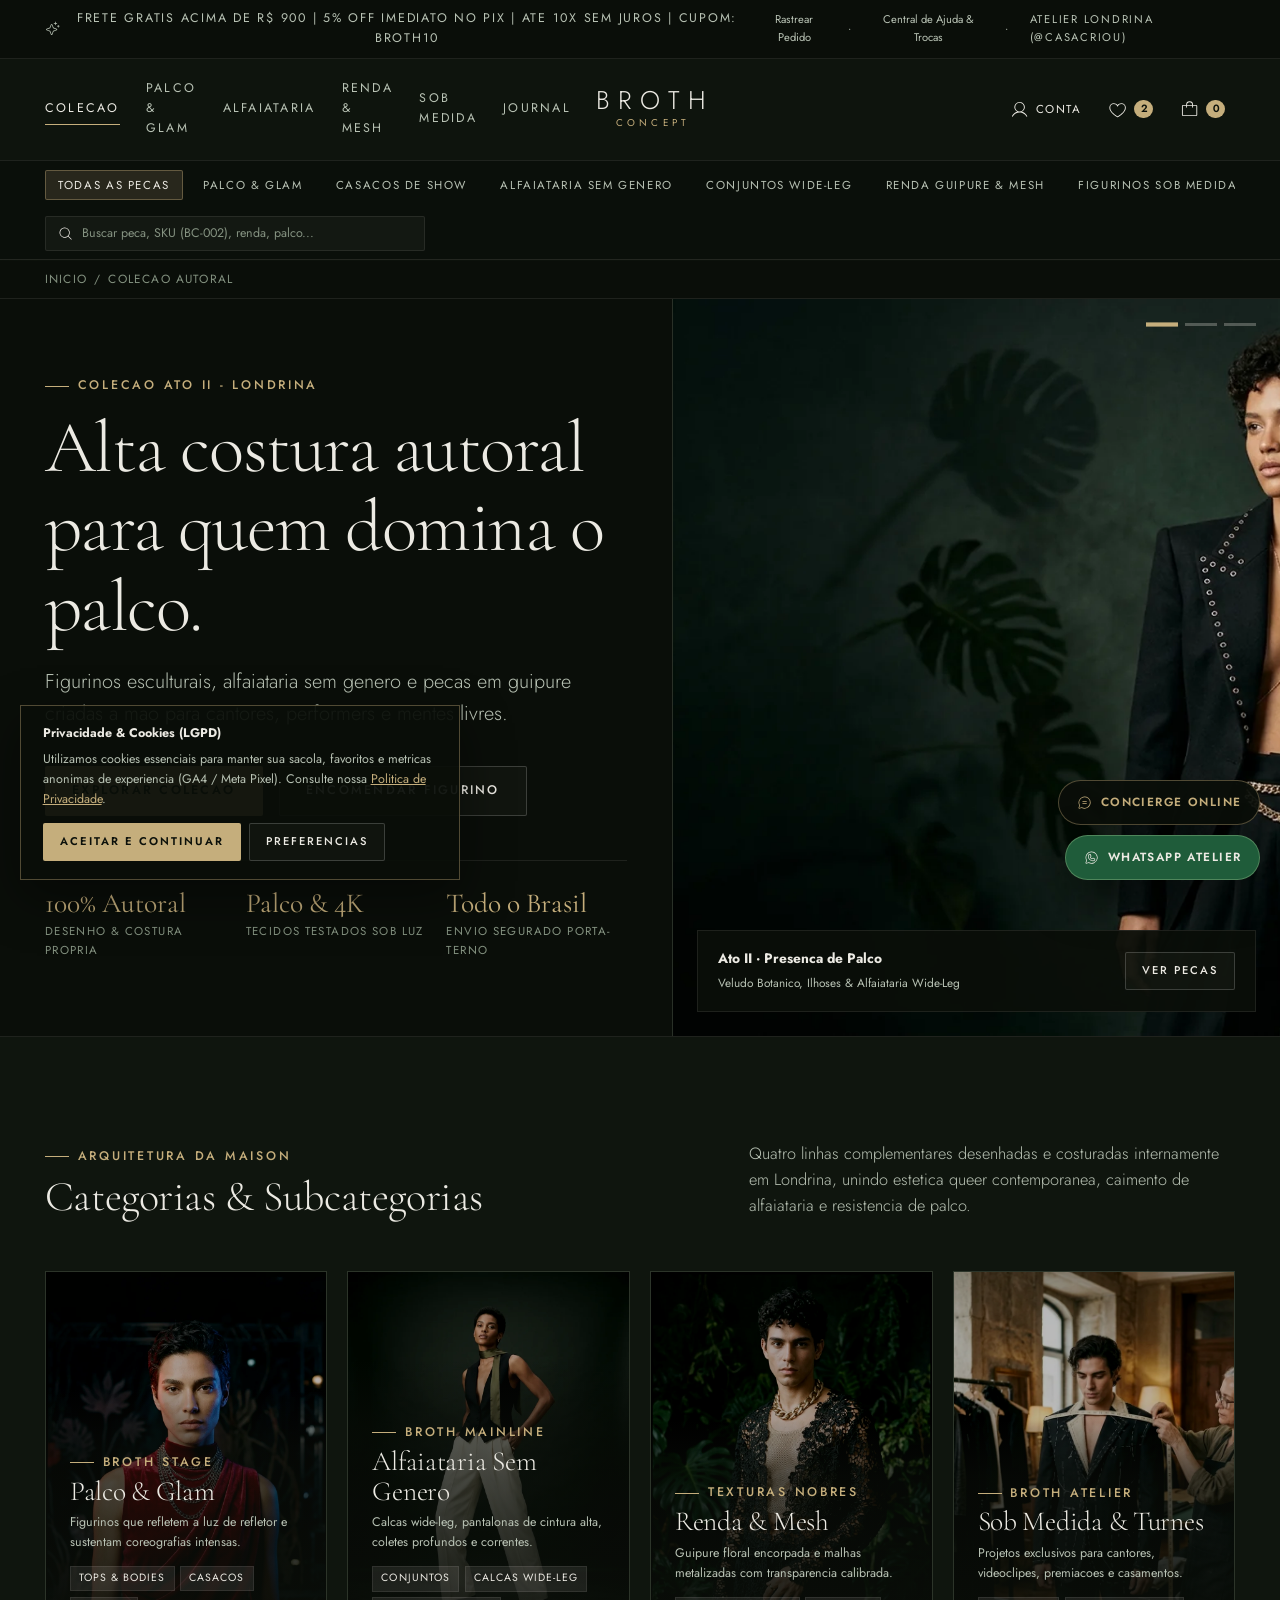
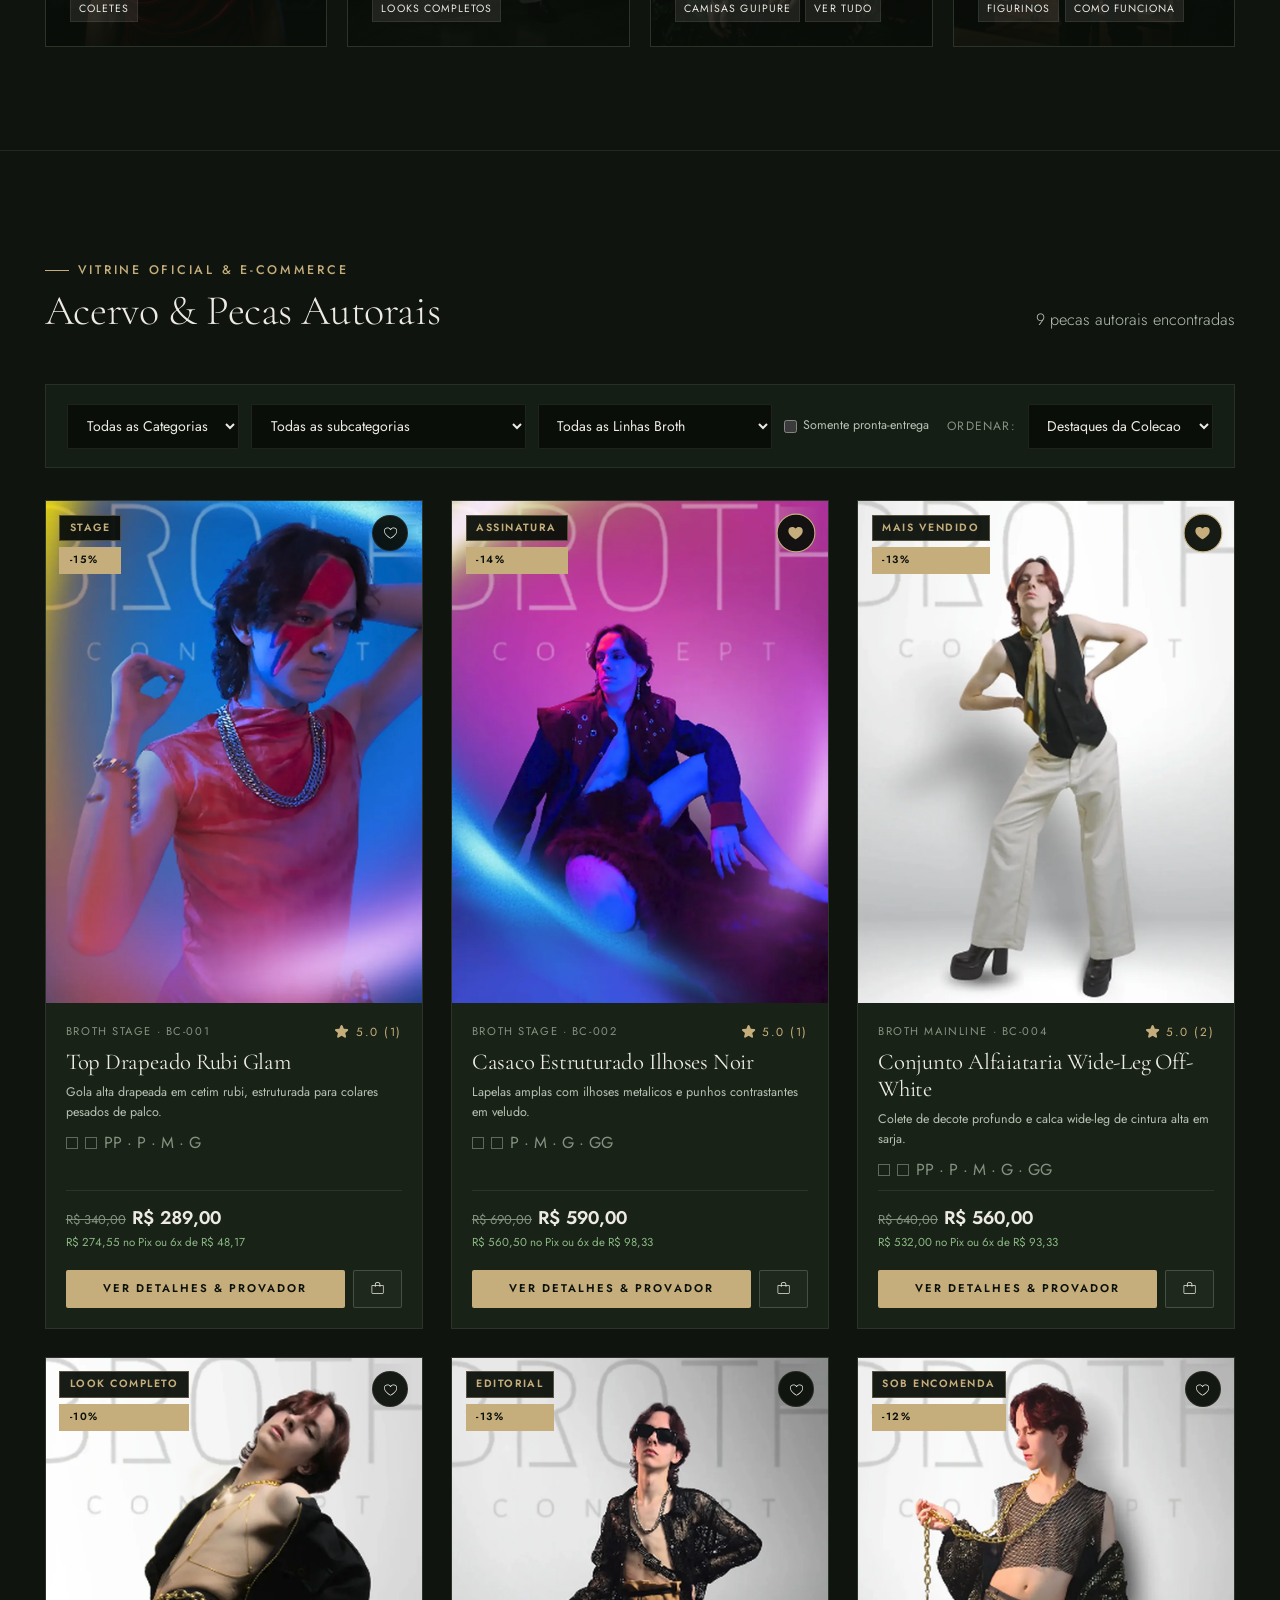
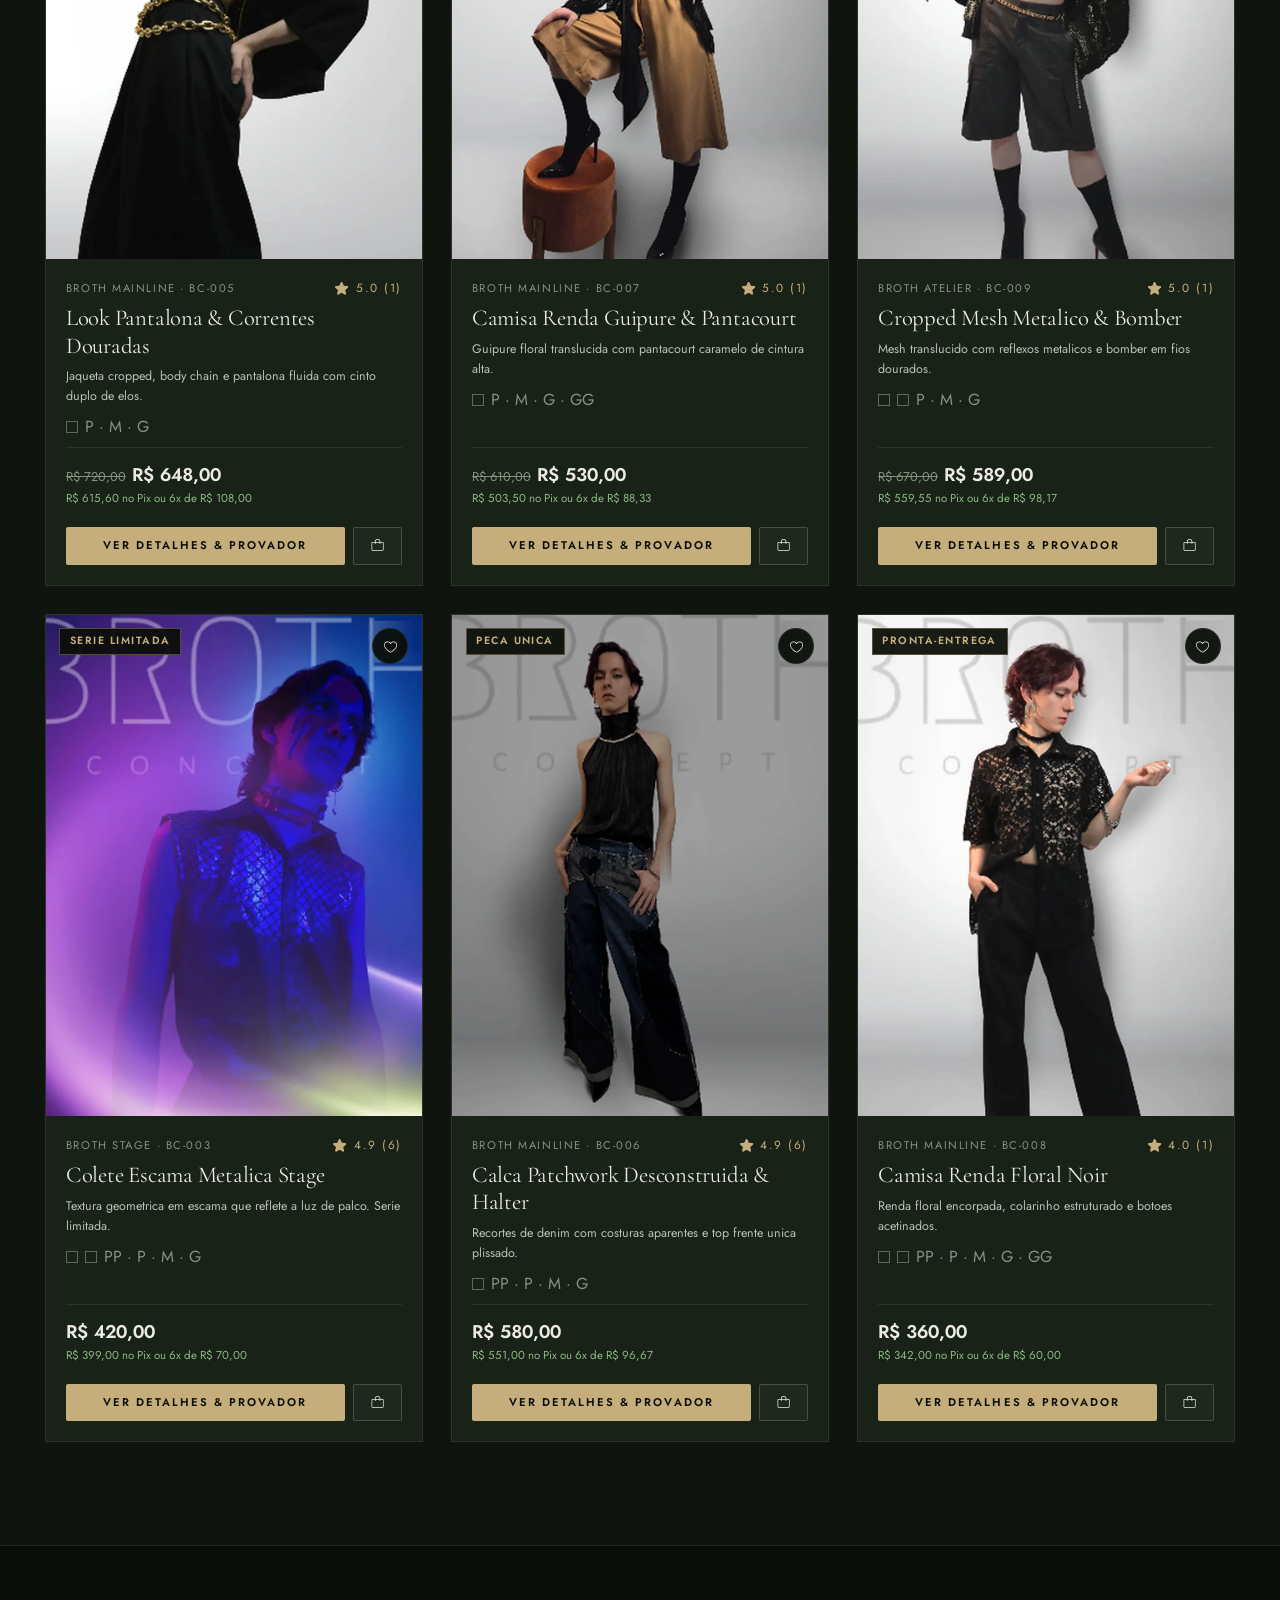
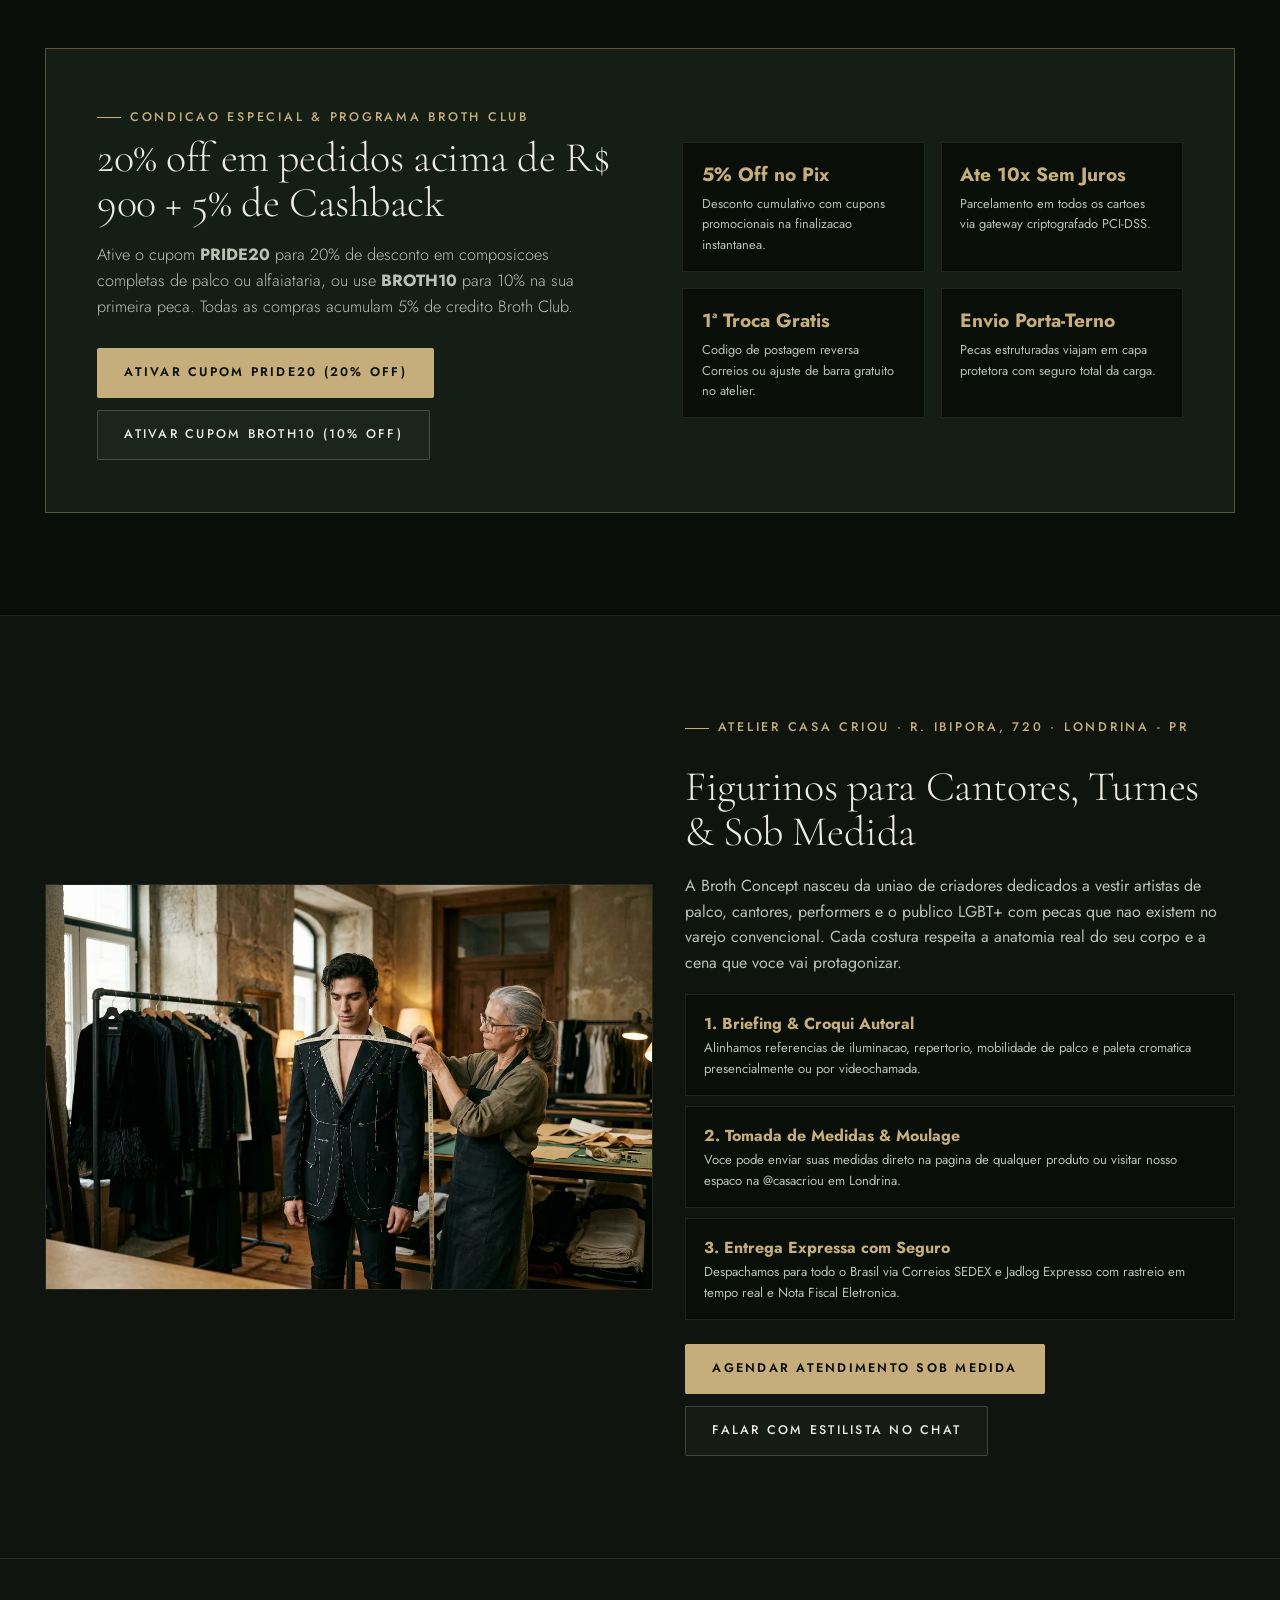
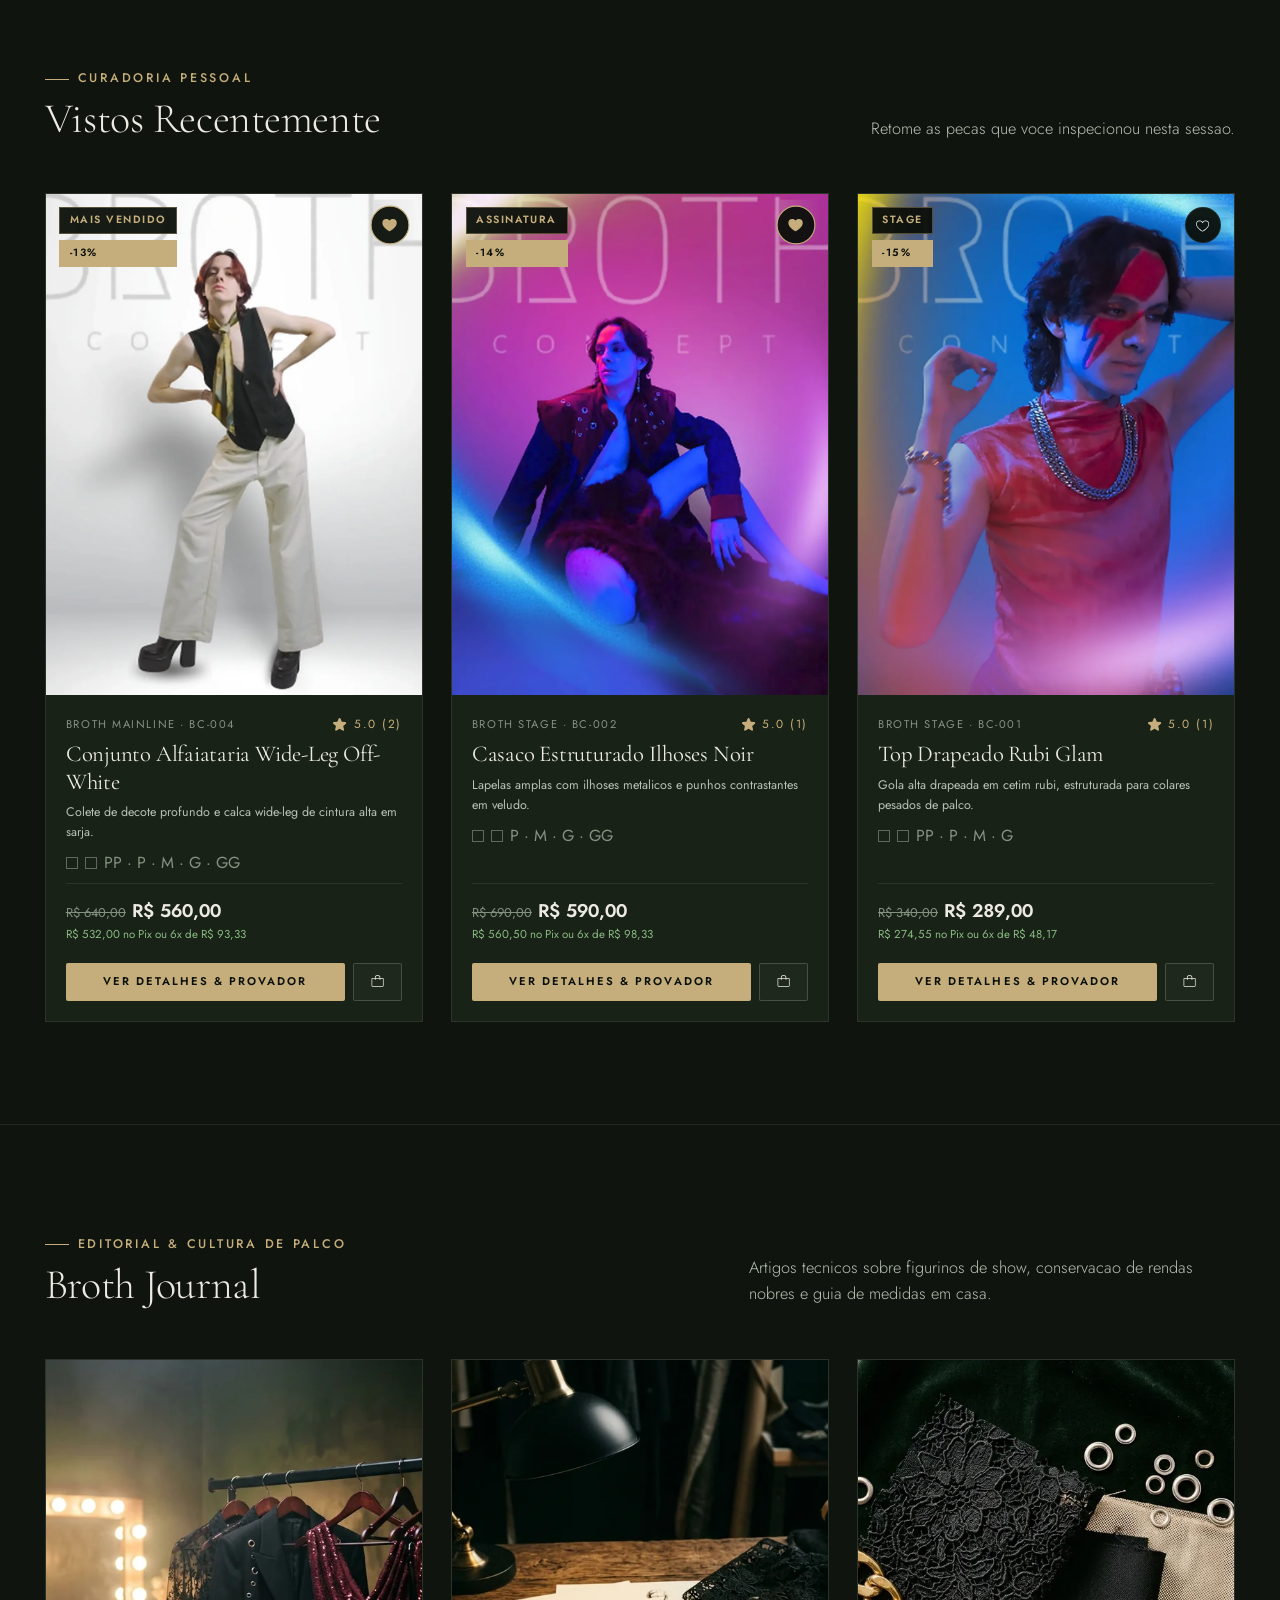
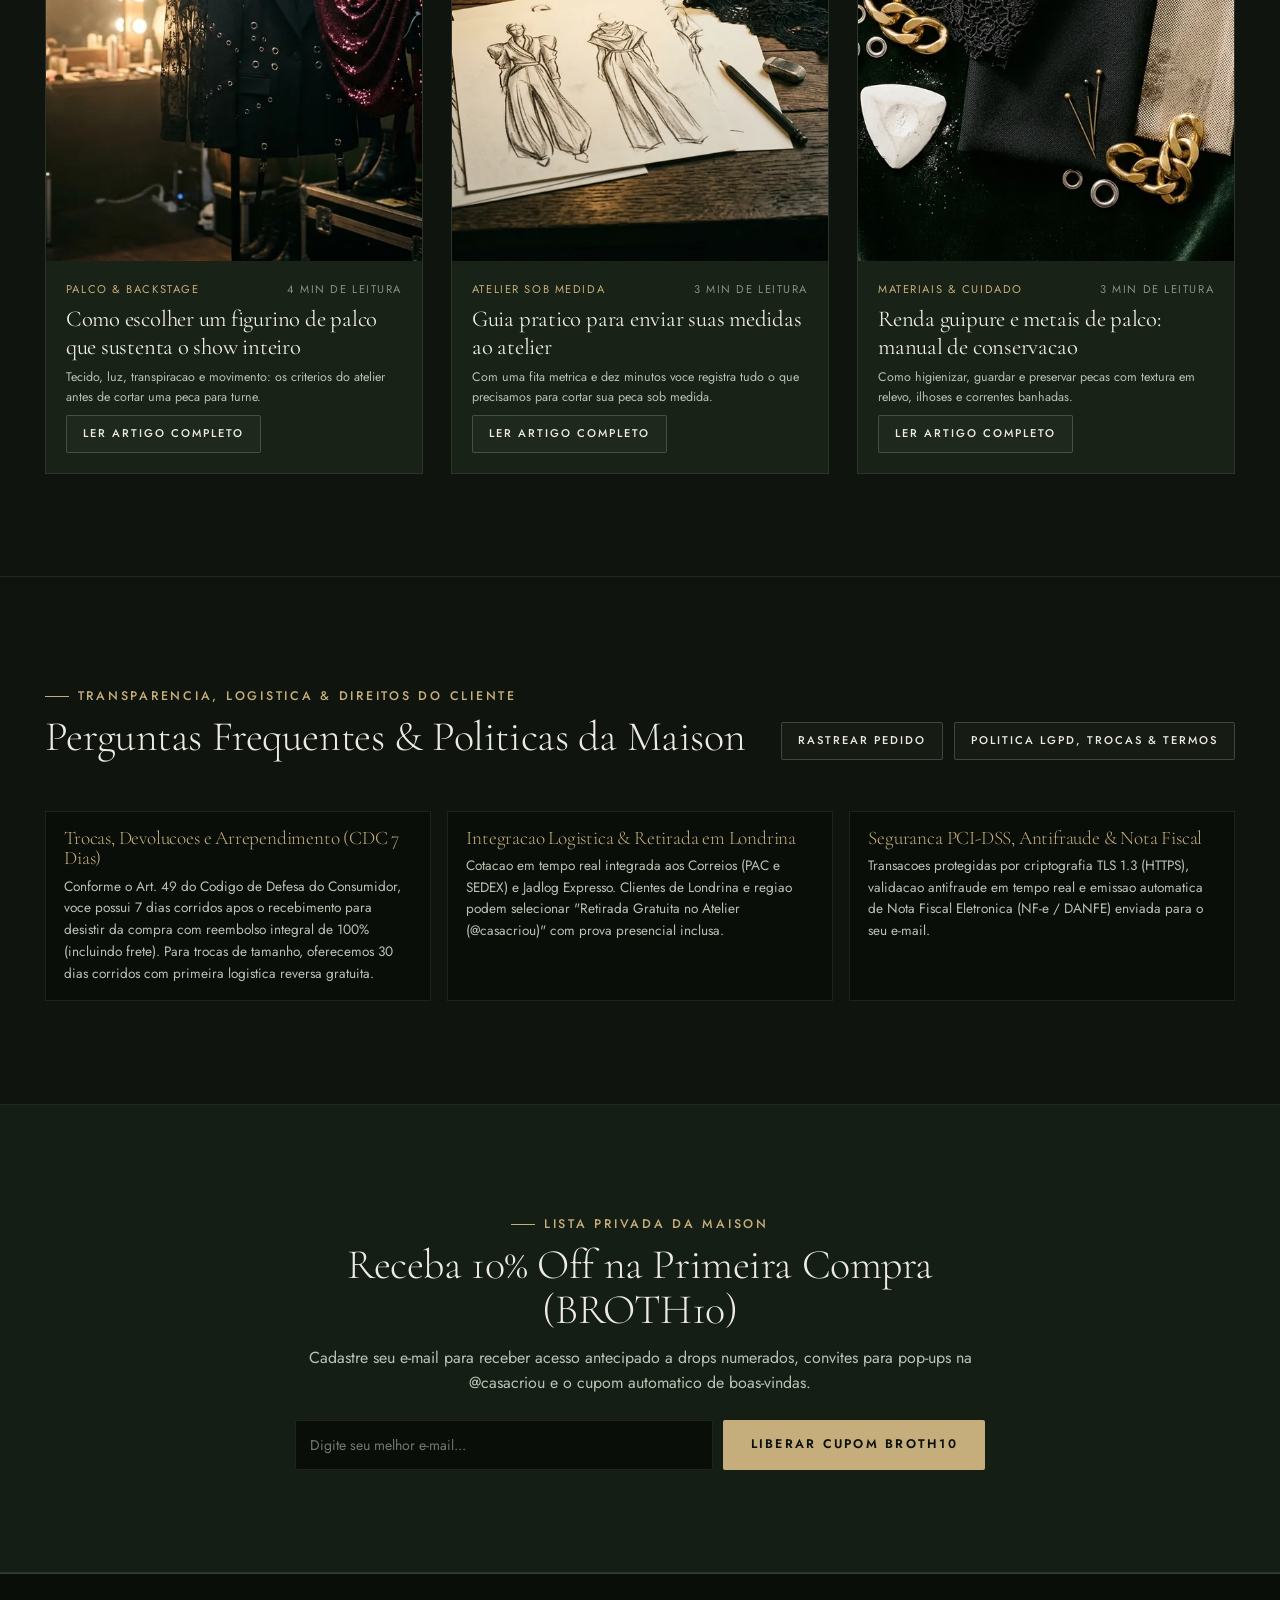
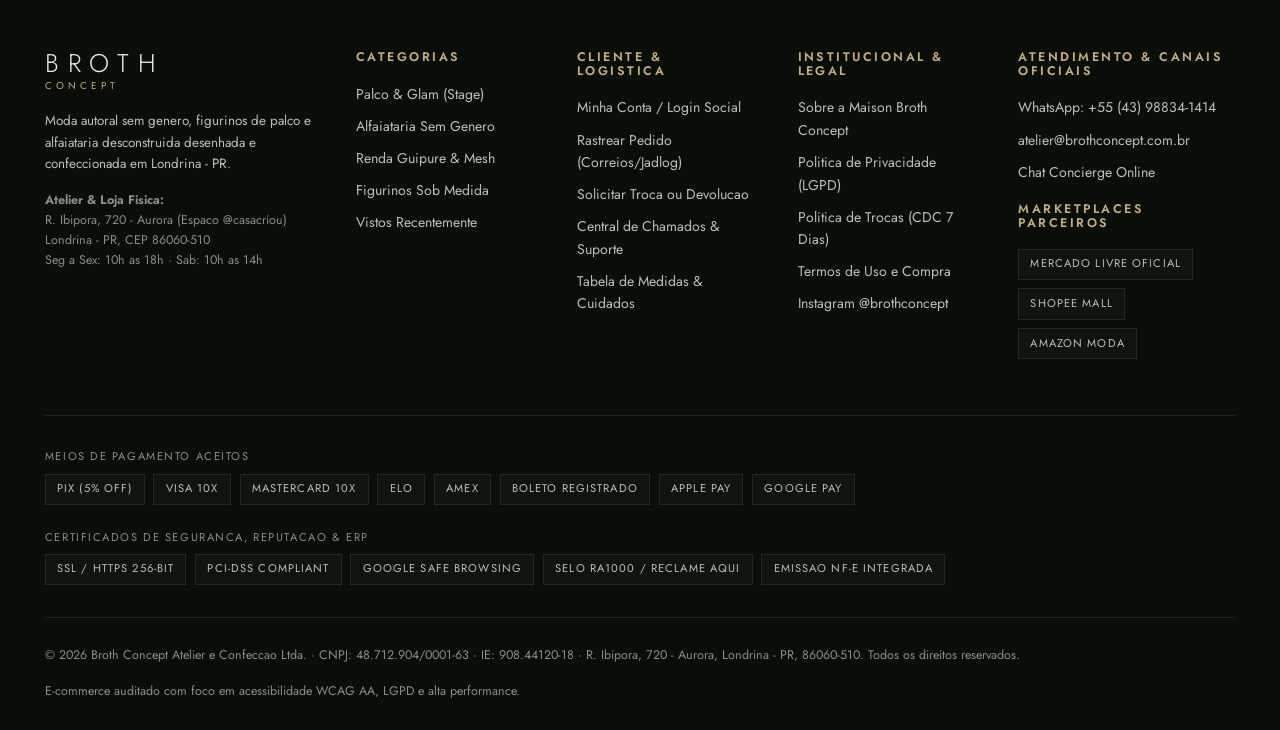
<file: index.html>
<!DOCTYPE html>
<html lang="pt-BR">
<head>
  <meta charset="utf-8">
  <meta name="viewport" content="width=device-width, initial-scale=1">
  <title>Broth Concept | Alta Costura Autoral, Palco e Alfaiataria</title>
  <meta name="description" content="Maison autoral em Londrina. Figurinos de palco para cantores, alfaiataria sem genero e renda guipure sob medida com envio segurado para todo o Brasil.">
  <meta name="robots" content="index, follow">
  <meta name="theme-color" content="#0F150E">
  <link rel="canonical" href="https://brothconcept.com.br/">

  <!-- Favicons & App Manifest -->
  <link rel="icon" href="/favicon.ico" sizes="any">
  <link rel="icon" href="/favicon.svg" type="image/svg+xml">
  <link rel="apple-touch-icon" href="/apple-touch-icon.png">
  <link rel="manifest" href="/site.webmanifest">

  <!-- Preload Critical Fonts & LCP Hero Image -->
  <link rel="preload" href="/assets/fonts/cormorant-300.woff2" as="font" type="font/woff2" crossorigin>
  <link rel="preload" href="/assets/fonts/jost-var.woff2" as="font" type="font/woff2" crossorigin>
  <link rel="preload" href="/assets/img/campanha/hero-01.webp" as="image" type="image/webp" fetchpriority="high">

  <!-- Open Graph / Twitter -->
  <meta property="og:type" content="website">
  <meta property="og:site_name" content="Broth Concept">
  <meta property="og:locale" content="pt_BR">
  <meta property="og:title" content="Broth Concept | Alta Costura Autoral, Palco e Alfaiataria">
  <meta property="og:description" content="Maison autoral em Londrina. Figurinos de palco para cantores, alfaiataria sem genero e renda guipure sob medida com envio segurado para todo o Brasil.">
  <meta property="og:url" content="https://brothconcept.com.br/">
  <meta property="og:image" content="https://brothconcept.com.br/og-image.jpg">
  <meta property="og:image:width" content="1200">
  <meta property="og:image:height" content="630">
  <meta name="twitter:card" content="summary_large_image">
  <meta name="twitter:title" content="Broth Concept | Alta Costura Autoral, Palco e Alfaiataria">
  <meta name="twitter:description" content="Maison autoral em Londrina. Figurinos de palco para cantores, alfaiataria sem genero e renda guipure sob medida com envio segurado para todo o Brasil.">
  <meta name="twitter:image" content="https://brothconcept.com.br/og-image.jpg">

  <!-- Stylesheets -->
  <link rel="stylesheet" href="/assets/css/tokens.css">
  <link rel="stylesheet" href="/assets/css/base.css">
  <link rel="stylesheet" href="/assets/css/layout.css">
  <link rel="stylesheet" href="/assets/css/components.css">

  <!-- Schema.org Structured Data (ClothingStore, WebSite, Product ItemList, FAQPage) -->
  <script type="application/ld+json">
  {
    "@context": "https://schema.org",
    "@graph": [
      {
        "@type": "ClothingStore",
        "@id": "https://brothconcept.com.br/#store",
        "name": "Broth Concept",
        "alternateName": "Moda by Creative BROTHers",
        "url": "https://brothconcept.com.br/",
        "image": "https://brothconcept.com.br/og-image.jpg",
        "telephone": "+55-43-98834-1414",
        "email": "atelier@brothconcept.com.br",
        "priceRange": "R$ 289 - R$ 1.200",
        "currenciesAccepted": "BRL",
        "paymentAccepted": "Pix, Cartao de Credito, Boleto Bancario, Apple Pay, Google Pay",
        "address": {
          "@type": "PostalAddress",
          "streetAddress": "R. Ibipora, 720 - Aurora",
          "addressLocality": "Londrina",
          "addressRegion": "PR",
          "postalCode": "86060-510",
          "addressCountry": "BR"
        },
        "sameAs": [
          "https://www.instagram.com/brothconcept/"
        ]
      },
      {
        "@type": "WebSite",
        "@id": "https://brothconcept.com.br/#website",
        "url": "https://brothconcept.com.br/",
        "name": "Broth Concept",
        "publisher": { "@id": "https://brothconcept.com.br/#store" }
      },
      {
        "@type": "ItemList",
        "name": "Colecao Autoral Broth Concept",
        "itemListElement": [
          {
            "@type": "ListItem",
            "position": 1,
            "item": {
              "@type": "Product",
              "sku": "BC-001",
              "name": "Top Drapeado Rubi Glam",
              "image": "https://brothconcept.com.br/assets/img/produtos/bc-001-1.webp",
              "brand": { "@type": "Brand", "name": "Broth Concept" },
              "offers": {
                "@type": "Offer",
                "priceCurrency": "BRL",
                "price": "289.00",
                "availability": "https://schema.org/InStock"
              }
            }
          },
          {
            "@type": "ListItem",
            "position": 2,
            "item": {
              "@type": "Product",
              "sku": "BC-002",
              "name": "Casaco Estruturado Ilhoses Noir",
              "image": "https://brothconcept.com.br/assets/img/produtos/bc-002-1.webp",
              "brand": { "@type": "Brand", "name": "Broth Concept" },
              "offers": {
                "@type": "Offer",
                "priceCurrency": "BRL",
                "price": "590.00",
                "availability": "https://schema.org/InStock"
              }
            }
          },
          {
            "@type": "ListItem",
            "position": 3,
            "item": {
              "@type": "Product",
              "sku": "BC-004",
              "name": "Conjunto Alfaiataria Wide-Leg Off-White",
              "image": "https://brothconcept.com.br/assets/img/produtos/bc-004-1.webp",
              "brand": { "@type": "Brand", "name": "Broth Concept" },
              "offers": {
                "@type": "Offer",
                "priceCurrency": "BRL",
                "price": "560.00",
                "availability": "https://schema.org/InStock"
              }
            }
          }
        ]
      }
    ]
  }
  </script>
</head>
<body id="topo">
  <a href="#conteudo-principal" class="skip-link">Pular para o conteudo principal</a>

  <!-- Top Announcement Bar -->
  <div class="announcement-bar" role="region" aria-label="Avisos e beneficios da loja">
    <div class="announcement-inner">
      <p class="announcement-copy">
        <svg class="icon icon-sm" aria-hidden="true"><use href="/assets/icons.svg#i-sparkle"></use></svg>
        <span id="announcement-text">Frete gratis acima de R$ 900 | 5% off imediato no Pix | Ate 10x sem juros | Cupom: BROTH10</span>
      </p>
      <div class="announcement-links">
        <button type="button" id="open-tracking-btn">Rastrear Pedido</button>
        <span>·</span>
        <button type="button" id="open-concierge-btn">Central de Ajuda &amp; Trocas</button>
        <span>·</span>
        <a href="#atelier">Atelier Londrina (@casacriou)</a>
      </div>
    </div>
  </div>

  <!-- Sticky Couture Header -->
  <header class="site-header">
    <div class="header-main">
      <nav class="nav-primary" aria-label="Navegacao principal">
        <a href="#catalogo" class="nav-link is-active" data-cat-filter="all">Colecao</a>
        <a href="#catalogo" class="nav-link" data-cat-filter="palco">Palco &amp; Glam</a>
        <a href="#catalogo" class="nav-link" data-cat-filter="alfaiataria">Alfaiataria</a>
        <a href="#catalogo" class="nav-link" data-cat-filter="renda-e-mesh">Renda &amp; Mesh</a>
        <a href="#atelier" class="nav-link">Sob Medida</a>
        <a href="#journal" class="nav-link">Journal</a>
      </nav>

      <a href="#topo" class="brand-mark" aria-label="Broth Concept - Pagina Inicial">
        <span class="brand-mark-title">BROTH</span>
        <span class="brand-mark-sub">CONCEPT</span>
      </a>

      <div class="header-actions">
        <button type="button" class="icon-btn" id="open-account-btn" aria-label="Minha Conta e Pedidos">
          <svg class="icon" aria-hidden="true"><use href="/assets/icons.svg#i-user"></use></svg>
          <span id="account-btn-label" style="font-size: 0.72rem; letter-spacing: 0.12em; text-transform: uppercase;">Conta</span>
        </button>

        <button type="button" class="icon-btn" id="open-wishlist-btn" aria-label="Abrir Lista de Desejos">
          <svg class="icon" aria-hidden="true"><use href="/assets/icons.svg#i-heart"></use></svg>
          <span class="badge-count" id="wishlist-count-badge">2</span>
        </button>

        <button type="button" class="icon-btn" id="open-cart-btn" aria-label="Abrir Sacola de Compras">
          <svg class="icon" aria-hidden="true"><use href="/assets/icons.svg#i-bag"></use></svg>
          <span class="badge-count" id="cart-count-badge">0</span>
        </button>
      </div>
    </div>

    <!-- Category Sub-Bar with Subcategories & Live Internal Search -->
    <div class="header-subbar">
      <div class="header-subbar-inner">
        <div class="category-pills" role="navigation" aria-label="Menu rapido de categorias e subcategorias">
          <button type="button" class="cat-pill is-active" data-cat-filter="all">Todas as Pecas</button>
          <button type="button" class="cat-pill" data-cat-filter="palco">Palco &amp; Glam</button>
          <button type="button" class="cat-pill" data-cat-filter="palco" data-sub-filter="casacos">Casacos de Show</button>
          <button type="button" class="cat-pill" data-cat-filter="alfaiataria">Alfaiataria Sem Genero</button>
          <button type="button" class="cat-pill" data-cat-filter="alfaiataria" data-sub-filter="conjuntos">Conjuntos Wide-Leg</button>
          <button type="button" class="cat-pill" data-cat-filter="renda-e-mesh">Renda Guipure &amp; Mesh</button>
          <button type="button" class="cat-pill" data-cat-filter="sob-medida">Figurinos Sob Medida</button>
        </div>

        <div class="search-wrapper" role="search">
          <div class="search-input-box">
            <svg class="icon icon-sm" aria-hidden="true"><use href="/assets/icons.svg#i-magnifying-glass"></use></svg>
            <input
              type="search"
              id="search-input"
              class="search-input"
              placeholder="Buscar peca, SKU (BC-002), renda, palco..."
              aria-label="Buscar produtos no catalogo"
              autocomplete="off"
            >
          </div>
          <div id="search-dropdown" class="search-dropdown" hidden></div>
        </div>
      </div>
    </div>
  </header>

  <!-- Breadcrumbs (Trilha de Navegacao) -->
  <nav class="breadcrumbs-bar" aria-label="Trilha de navegacao (Breadcrumb)">
    <div class="container">
      <ol id="breadcrumbs-list" class="breadcrumbs-list">
        <li><a href="#topo">Inicio</a></li>
        <li class="breadcrumbs-current">Colecao Autoral</li>
      </ol>
    </div>
  </nav>

  <main id="conteudo-principal">
    <!-- Hero Campaign Section -->
    <section class="hero-section" aria-label="Campanha Principal Ato II">
      <div class="hero-grid">
        <div class="hero-content">
          <span class="eyebrow" id="hero-eyebrow">Colecao Ato II - Londrina</span>
          <h1 class="hero-title" id="hero-headline">Alta costura autoral para quem domina o palco.</h1>
          <p class="hero-lead" id="hero-lead">
            Figurinos esculturais, alfaiataria sem genero e pecas em guipure criadas a mao para cantores, performers e mentes livres.
          </p>
          <div class="hero-cta-row">
            <a href="#catalogo" class="btn btn-primary" id="hero-primary-cta">Explorar Colecao</a>
            <a href="#atelier" class="btn btn-outline">Encomendar Figurino</a>
          </div>
          <div class="hero-metrics">
            <div>
              <div class="hero-metric-val">100% Autoral</div>
              <div class="hero-metric-label">Desenho &amp; Costura Propria</div>
            </div>
            <div>
              <div class="hero-metric-val">Palco &amp; 4K</div>
              <div class="hero-metric-label">Tecidos Testados sob Luz</div>
            </div>
            <div>
              <div class="hero-metric-val">Todo o Brasil</div>
              <div class="hero-metric-label">Envio Segurado Porta-Terno</div>
            </div>
          </div>
        </div>

        <div class="hero-visual">
          <div class="hero-slider-controls" role="tablist" aria-label="Slides da campanha">
            <button type="button" class="slider-dot is-active" role="tab" aria-selected="true" aria-label="Slide 1"></button>
            <button type="button" class="slider-dot" role="tab" aria-selected="false" aria-label="Slide 2"></button>
            <button type="button" class="slider-dot" role="tab" aria-selected="false" aria-label="Slide 3"></button>
          </div>

          <div class="hero-slide is-active">
            <img
              src="/assets/img/campanha/hero-01.webp"
              alt="Artista vestindo sobretodo em veludo verde botanico e alfaiataria Broth Concept"
              width="1600"
              height="900"
              fetchpriority="high"
            >
            <div class="hero-slide-caption">
              <div>
                <strong style="display:block; font-size:0.86rem;">Ato II · Presenca de Palco</strong>
                <span style="font-size:0.74rem; color:var(--text-secondary);">Veludo Botanico, Ilhoses &amp; Alfaiataria Wide-Leg</span>
              </div>
              <a href="#catalogo" class="btn btn-outline btn-sm">Ver Pecas</a>
            </div>
          </div>

          <div class="hero-slide">
            <img
              src="/assets/img/campanha/hero-02.webp"
              alt="Casaco estruturado com ilhoses e renda guipure no backstage"
              width="1600"
              height="900"
              fetchpriority="low"
              loading="lazy"
            >
            <div class="hero-slide-caption">
              <div>
                <strong style="display:block; font-size:0.86rem;">Linha Broth Stage</strong>
                <span style="font-size:0.74rem; color:var(--text-secondary);">Engenharia textil para shows, clipes e festivais</span>
              </div>
              <a href="#catalogo" class="btn btn-outline btn-sm" data-cat-filter="palco">Ver Linha Stage</a>
            </div>
          </div>

          <div class="hero-slide">
            <img
              src="/assets/img/campanha/hero-03.webp"
              alt="Mesa de corte e moulage no atelier Broth Concept em Londrina"
              width="1600"
              height="900"
              fetchpriority="low"
              loading="lazy"
            >
            <div class="hero-slide-caption">
              <div>
                <strong style="display:block; font-size:0.86rem;">Atelier Casa Criou · Londrina</strong>
                <span style="font-size:0.74rem; color:var(--text-secondary);">Provas presenciais ou conferencia de medidas por video</span>
              </div>
              <a href="#atelier" class="btn btn-outline btn-sm">Agendar Prova</a>
            </div>
          </div>
        </div>
      </div>
    </section>

    <!-- Main Categories Editorial Bento -->
    <section class="section" id="categorias" aria-labelledby="titulo-categorias">
      <div class="container">
        <div class="section-header">
          <div>
            <span class="eyebrow">Arquitetura da Maison</span>
            <h2 class="section-title" id="titulo-categorias">Categorias &amp; Subcategorias</h2>
          </div>
          <p class="section-subtitle">
            Quatro linhas complementares desenhadas e costuradas internamente em Londrina, unindo estetica queer contemporanea, caimento de alfaiataria e resistencia de palco.
          </p>
        </div>

        <div class="categories-grid">
          <article class="cat-card">
            <img src="/assets/img/campanha/cat-palco.webp" alt="Categoria Palco e Glam Broth Concept" width="900" height="1200" loading="lazy">
            <div class="cat-card-overlay">
              <span class="eyebrow">Broth Stage</span>
              <h3 class="cat-card-title">Palco &amp; Glam</h3>
              <p class="cat-card-sub">Figurinos que refletem a luz de refletor e sustentam coreografias intensas.</p>
              <div class="cat-card-tags">
                <button type="button" class="cat-card-tag" data-cat-filter="palco" data-sub-filter="tops">Tops &amp; Bodies</button>
                <button type="button" class="cat-card-tag" data-cat-filter="palco" data-sub-filter="casacos">Casacos</button>
                <button type="button" class="cat-card-tag" data-cat-filter="palco" data-sub-filter="coletes">Coletes</button>
              </div>
            </div>
          </article>

          <article class="cat-card">
            <img src="/assets/img/campanha/cat-alfaiataria.webp" alt="Categoria Alfaiataria Sem Genero Broth Concept" width="900" height="1200" loading="lazy">
            <div class="cat-card-overlay">
              <span class="eyebrow">Broth Mainline</span>
              <h3 class="cat-card-title">Alfaiataria Sem Genero</h3>
              <p class="cat-card-sub">Calcas wide-leg, pantalonas de cintura alta, coletes profundos e correntes.</p>
              <div class="cat-card-tags">
                <button type="button" class="cat-card-tag" data-cat-filter="alfaiataria" data-sub-filter="conjuntos">Conjuntos</button>
                <button type="button" class="cat-card-tag" data-cat-filter="alfaiataria" data-sub-filter="calcas">Calcas Wide-Leg</button>
                <button type="button" class="cat-card-tag" data-cat-filter="alfaiataria" data-sub-filter="looks">Looks Completos</button>
              </div>
            </div>
          </article>

          <article class="cat-card">
            <img src="/assets/img/campanha/cat-renda.webp" alt="Categoria Renda Guipure e Mesh Metalico" width="900" height="1200" loading="lazy">
            <div class="cat-card-overlay">
              <span class="eyebrow">Texturas Nobres</span>
              <h3 class="cat-card-title">Renda &amp; Mesh</h3>
              <p class="cat-card-sub">Guipure floral encorpada e malhas metalizadas com transparencia calibrada.</p>
              <div class="cat-card-tags">
                <button type="button" class="cat-card-tag" data-cat-filter="renda-e-mesh" data-sub-filter="camisas">Camisas Guipure</button>
                <button type="button" class="cat-card-tag" data-cat-filter="renda-e-mesh">Ver Tudo</button>
              </div>
            </div>
          </article>

          <article class="cat-card">
            <img src="/assets/img/campanha/sob-medida.webp" alt="Categoria Atelier Sob Medida Broth Concept" width="1200" height="800" loading="lazy">
            <div class="cat-card-overlay">
              <span class="eyebrow">Broth Atelier</span>
              <h3 class="cat-card-title">Sob Medida &amp; Turnes</h3>
              <p class="cat-card-sub">Projetos exclusivos para cantores, videoclipes, premiacoes e casamentos.</p>
              <div class="cat-card-tags">
                <button type="button" class="cat-card-tag" data-cat-filter="sob-medida" data-sub-filter="figurinos">Figurinos</button>
                <a href="#atelier" class="cat-card-tag">Como Funciona</a>
              </div>
            </div>
          </article>
        </div>
      </div>
    </section>

    <!-- Interactive Product Catalog Section -->
    <section class="section" id="catalogo" aria-labelledby="titulo-catalogo">
      <div class="container">
        <div class="section-header">
          <div>
            <span class="eyebrow">Vitrine Oficial &amp; E-Commerce</span>
            <h2 class="section-title" id="titulo-catalogo">Acervo &amp; Pecas Autorais</h2>
          </div>
          <p class="section-subtitle" id="catalog-results-count">9 pecas autorais encontradas</p>
        </div>

        <!-- Faceted Filters & Sorting Toolbar -->
        <div class="catalog-toolbar" role="region" aria-label="Filtros e ordenacao do catalogo">
          <div class="toolbar-group">
            <label class="sr-only" for="filter-category">Categoria</label>
            <select id="filter-category" class="filter-select">
              <option value="all">Todas as Categorias</option>
              <option value="palco">Palco &amp; Glam</option>
              <option value="alfaiataria">Alfaiataria</option>
              <option value="renda-e-mesh">Renda &amp; Mesh</option>
              <option value="sob-medida">Sob Medida</option>
            </select>

            <label class="sr-only" for="filter-subcategory">Subcategoria</label>
            <select id="filter-subcategory" class="filter-select">
              <option value="all">Todas as Subcategorias</option>
            </select>

            <label class="sr-only" for="filter-line">Linha / Marca</label>
            <select id="filter-line" class="filter-select">
              <option value="all">Todas as Linhas Broth</option>
              <option value="Broth Stage">Broth Stage (Palco)</option>
              <option value="Broth Mainline">Broth Mainline (Autoral)</option>
              <option value="Broth Atelier">Broth Atelier (Sob Encomenda)</option>
            </select>

            <label style="display:inline-flex; align-items:center; gap:0.4rem; font-size:0.78rem; color:var(--text-secondary); cursor:pointer;">
              <input type="checkbox" id="filter-instock">
              <span>Somente pronta-entrega</span>
            </label>
          </div>

          <div class="toolbar-group">
            <label for="filter-sort" style="font-size:0.75rem; color:var(--text-muted); text-transform:uppercase; letter-spacing:0.1em;">Ordenar:</label>
            <select id="filter-sort" class="filter-select">
              <option value="featured">Destaques da Colecao</option>
              <option value="bestsellers">Mais Vendidos</option>
              <option value="rating">Melhor Avaliacao</option>
              <option value="price-asc">Menor Preco</option>
              <option value="price-desc">Maior Preco</option>
              <option value="newest">Lancamentos Recentes</option>
            </select>
          </div>
        </div>

        <!-- Product Grid -->
        <div id="catalog-grid" class="product-grid" aria-live="polite"></div>
      </div>
    </section>

    <!-- Strategic Promotional Banner & Cashback Loyalty -->
    <section class="section" aria-labelledby="titulo-promo" style="background-color: var(--bg-obsidian);">
      <div class="container">
        <div class="pdp-layout" style="align-items: center; border: 1px solid var(--border-gold); padding: clamp(1.5rem, 4vw, 3.5rem); background-color: var(--bg-elevated);">
          <div>
            <span class="eyebrow">Condicao Especial &amp; Programa Broth Club</span>
            <h2 class="section-title" id="titulo-promo">20% off em pedidos acima de R$ 900 + 5% de Cashback</h2>
            <p class="section-subtitle" style="margin-block: 1rem 1.75rem;">
              Ative o cupom <strong>PRIDE20</strong> para 20% de desconto em composicoes completas de palco ou alfaiataria, ou use <strong>BROTH10</strong> para 10% na sua primeira peca. Todas as compras acumulam 5% de credito Broth Club.
            </p>
            <div style="display: flex; flex-wrap: wrap; gap: 0.75rem;">
              <button type="button" class="btn btn-primary" data-apply-coupon="PRIDE20">Ativar Cupom PRIDE20 (20% Off)</button>
              <button type="button" class="btn btn-outline" data-apply-coupon="BROTH10">Ativar Cupom BROTH10 (10% Off)</button>
            </div>
          </div>
          <div style="display: grid; grid-template-columns: repeat(2, 1fr); gap: 1rem;">
            <div class="pdp-box">
              <strong style="color: var(--accent-gold); font-size: 1.2rem; display: block;">5% Off no Pix</strong>
              <p style="font-size: 0.8rem; color: var(--text-secondary); margin-top: 0.25rem;">Desconto cumulativo com cupons promocionais na finalizacao instantanea.</p>
            </div>
            <div class="pdp-box">
              <strong style="color: var(--accent-gold); font-size: 1.2rem; display: block;">Ate 10x Sem Juros</strong>
              <p style="font-size: 0.8rem; color: var(--text-secondary); margin-top: 0.25rem;">Parcelamento em todos os cartoes via gateway criptografado PCI-DSS.</p>
            </div>
            <div class="pdp-box">
              <strong style="color: var(--accent-gold); font-size: 1.2rem; display: block;">1ª Troca Gratis</strong>
              <p style="font-size: 0.8rem; color: var(--text-secondary); margin-top: 0.25rem;">Codigo de postagem reversa Correios ou ajuste de barra gratuito no atelier.</p>
            </div>
            <div class="pdp-box">
              <strong style="color: var(--accent-gold); font-size: 1.2rem; display: block;">Envio Porta-Terno</strong>
              <p style="font-size: 0.8rem; color: var(--text-secondary); margin-top: 0.25rem;">Pecas estruturadas viajam em capa protetora com seguro total da carga.</p>
            </div>
          </div>
        </div>
      </div>
    </section>

    <!-- Atelier Sob Medida & Celebrity / Stage Couture Section -->
    <section class="section" id="atelier" aria-labelledby="titulo-atelier">
      <div class="container">
        <div class="pdp-layout" style="align-items: center;">
          <div>
            <img
              src="/assets/img/campanha/sob-medida.webp"
              alt="Atelier Broth Concept na Casa Criou em Londrina"
              width="1200"
              height="800"
              loading="lazy"
              style="border: 1px solid var(--border-subtle);"
            >
          </div>
          <div style="display: grid; gap: 1.15rem;">
            <span class="eyebrow">Atelier Casa Criou · R. Ibipora, 720 · Londrina - PR</span>
            <h2 class="section-title" id="titulo-atelier">Figurinos para Cantores, Turnes &amp; Sob Medida</h2>
            <p style="color: var(--text-secondary);">
              A Broth Concept nasceu da uniao de criadores dedicados a vestir artistas de palco, cantores, performers e o publico LGBT+ com pecas que nao existem no varejo convencional. Cada costura respeita a anatomia real do seu corpo e a cena que voce vai protagonizar.
            </p>
            <div style="display: grid; gap: 0.65rem;">
              <div class="pdp-box">
                <strong style="color: var(--accent-gold);">1. Briefing &amp; Croqui Autoral</strong>
                <p style="font-size: 0.82rem; color: var(--text-secondary);">Alinhamos referencias de iluminacao, repertorio, mobilidade de palco e paleta cromatica presencialmente ou por videochamada.</p>
              </div>
              <div class="pdp-box">
                <strong style="color: var(--accent-gold);">2. Tomada de Medidas &amp; Moulage</strong>
                <p style="font-size: 0.82rem; color: var(--text-secondary);">Voce pode enviar suas medidas direto na pagina de qualquer produto ou visitar nosso espaco na @casacriou em Londrina.</p>
              </div>
              <div class="pdp-box">
                <strong style="color: var(--accent-gold);">3. Entrega Expressa com Seguro</strong>
                <p style="font-size: 0.82rem; color: var(--text-secondary);">Despachamos para todo o Brasil via Correios SEDEX e Jadlog Expresso com rastreio em tempo real e Nota Fiscal Eletronica.</p>
              </div>
            </div>
            <div style="display: flex; flex-wrap: wrap; gap: 0.75rem; margin-top: 0.35rem;">
              <a
                href="https://wa.me/5543988341414?text=Ola%20Broth%20Concept!%20Gostaria%20de%20orcamento%20para%20figurino%20ou%20peca%20sob%20medida."
                target="_blank"
                rel="noopener noreferrer"
                class="btn btn-primary"
              >
                Agendar Atendimento Sob Medida
              </a>
              <button type="button" class="btn btn-outline" data-open-concierge="true">Falar com Estilista no Chat</button>
            </div>
          </div>
        </div>
      </div>
    </section>

    <!-- Recently Viewed Products Strip -->
    <section class="section" id="vistos-recentemente" aria-labelledby="titulo-vistos">
      <div class="container">
        <div class="section-header">
          <div>
            <span class="eyebrow">Curadoria Pessoal</span>
            <h2 class="section-title" id="titulo-vistos">Vistos Recentemente</h2>
          </div>
          <p class="section-subtitle">Retome as pecas que voce inspecionou nesta sessao.</p>
        </div>
        <div id="recently-viewed-grid" class="product-grid"></div>
      </div>
    </section>

    <!-- Editorial Journal / Blog Section (SEO & Content) -->
    <section class="section" id="journal" aria-labelledby="titulo-journal">
      <div class="container">
        <div class="section-header">
          <div>
            <span class="eyebrow">Editorial &amp; Cultura de Palco</span>
            <h2 class="section-title" id="titulo-journal">Broth Journal</h2>
          </div>
          <p class="section-subtitle">Artigos tecnicos sobre figurinos de show, conservacao de rendas nobres e guia de medidas em casa.</p>
        </div>
        <div id="journal-grid" class="product-grid"></div>
      </div>
    </section>

    <!-- FAQ, Logistics, Exchange Policy (CDC 7 Days) & Institutional Section -->
    <section class="section" id="institucional" aria-labelledby="titulo-faq">
      <div class="container">
        <div class="section-header">
          <div>
            <span class="eyebrow">Transparencia, Logistica &amp; Direitos do Cliente</span>
            <h2 class="section-title" id="titulo-faq">Perguntas Frequentes &amp; Politicas da Maison</h2>
          </div>
          <div style="display: flex; gap: 0.65rem; flex-wrap: wrap;">
            <button type="button" class="btn btn-outline btn-sm" data-open-tracking="true">Rastrear Pedido</button>
            <a href="/politica-de-privacidade.html" class="btn btn-outline btn-sm">Politica LGPD, Trocas &amp; Termos</a>
          </div>
        </div>

        <div style="display: grid; grid-template-columns: repeat(auto-fit, minmax(300px, 1fr)); gap: 1rem;">
          <div class="pdp-box">
            <h3 style="font-size: 1.2rem; color: var(--accent-gold); margin-bottom: 0.4rem;">Trocas, Devolucoes e Arrependimento (CDC 7 Dias)</h3>
            <p style="font-size: 0.85rem; color: var(--text-secondary);">
              Conforme o Art. 49 do Codigo de Defesa do Consumidor, voce possui 7 dias corridos apos o recebimento para desistir da compra com reembolso integral de 100% (incluindo frete). Para trocas de tamanho, oferecemos 30 dias corridos com primeira logistica reversa gratuita.
            </p>
          </div>
          <div class="pdp-box">
            <h3 style="font-size: 1.2rem; color: var(--accent-gold); margin-bottom: 0.4rem;">Integracao Logistica &amp; Retirada em Londrina</h3>
            <p style="font-size: 0.85rem; color: var(--text-secondary);">
              Cotacao em tempo real integrada aos Correios (PAC e SEDEX) e Jadlog Expresso. Clientes de Londrina e regiao podem selecionar "Retirada Gratuita no Atelier (@casacriou)" com prova presencial inclusa.
            </p>
          </div>
          <div class="pdp-box">
            <h3 style="font-size: 1.2rem; color: var(--accent-gold); margin-bottom: 0.4rem;">Seguranca PCI-DSS, Antifraude &amp; Nota Fiscal</h3>
            <p style="font-size: 0.85rem; color: var(--text-secondary);">
              Transacoes protegidas por criptografia TLS 1.3 (HTTPS), validacao antifraude em tempo real e emissao automatica de Nota Fiscal Eletronica (NF-e / DANFE) enviada para o seu e-mail.
            </p>
          </div>
        </div>
      </div>
    </section>

    <!-- Newsletter & First-Purchase Coupon -->
    <section class="section" aria-labelledby="titulo-newsletter" style="background-color: var(--bg-elevated);">
      <div class="container" style="max-width: 780px; text-align: center;">
        <span class="eyebrow">Lista Privada da Maison</span>
        <h2 class="section-title" id="titulo-newsletter">Receba 10% Off na Primeira Compra (BROTH10)</h2>
        <p style="color: var(--text-secondary); margin-block: 0.75rem 1.5rem;">
          Cadastre seu e-mail para receber acesso antecipado a drops numerados, convites para pop-ups na @casacriou e o cupom automatico de boas-vindas.
        </p>
        <form id="newsletter-form" style="display: flex; gap: 0.65rem; flex-wrap: wrap; justify-content: center;">
          <label class="sr-only" for="newsletter-email">Seu melhor e-mail</label>
          <input
            type="email"
            id="newsletter-email"
            required
            class="form-input"
            placeholder="Digite seu melhor e-mail..."
            style="flex: 1 1 280px; max-width: 420px;"
          >
          <button type="submit" class="btn btn-primary">Liberar Cupom BROTH10</button>
        </form>
      </div>
    </section>
  </main>

  <!-- Complete Luxury Footer -->
  <footer class="site-footer">
    <div class="container">
      <div class="footer-grid">
        <div>
          <div class="brand-mark" style="align-items: flex-start; text-align: left; margin-bottom: 1rem;">
            <span class="brand-mark-title" style="padding-left: 0;">BROTH</span>
            <span class="brand-mark-sub" style="padding-left: 0;">CONCEPT</span>
          </div>
          <p style="font-size: 0.84rem; color: var(--text-secondary); margin-bottom: 1rem;">
            Moda autoral sem genero, figurinos de palco e alfaiataria desconstruida desenhada e confeccionada em Londrina - PR.
          </p>
          <p style="font-size: 0.78rem; color: var(--text-muted);">
            <strong>Atelier &amp; Loja Fisica:</strong><br>
            R. Ibipora, 720 - Aurora (Espaco @casacriou)<br>
            Londrina - PR, CEP 86060-510<br>
            Seg a Sex: 10h as 18h · Sab: 10h as 14h
          </p>
        </div>

        <div>
          <h3 class="footer-col-title">Categorias</h3>
          <ul class="footer-links">
            <li><a href="#catalogo" data-cat-filter="palco">Palco &amp; Glam (Stage)</a></li>
            <li><a href="#catalogo" data-cat-filter="alfaiataria">Alfaiataria Sem Genero</a></li>
            <li><a href="#catalogo" data-cat-filter="renda-e-mesh">Renda Guipure &amp; Mesh</a></li>
            <li><a href="#catalogo" data-cat-filter="sob-medida">Figurinos Sob Medida</a></li>
            <li><a href="#vistos-recentemente">Vistos Recentemente</a></li>
          </ul>
        </div>

        <div>
          <h3 class="footer-col-title">Cliente &amp; Logistica</h3>
          <ul class="footer-links">
            <li><button type="button" data-open-account="true">Minha Conta / Login Social</button></li>
            <li><button type="button" data-open-tracking="true">Rastrear Pedido (Correios/Jadlog)</button></li>
            <li><button type="button" data-open-concierge="true">Solicitar Troca ou Devolucao</button></li>
            <li><button type="button" data-open-concierge="true">Central de Chamados &amp; Suporte</button></li>
            <li><a href="#journal">Tabela de Medidas &amp; Cuidados</a></li>
          </ul>
        </div>

        <div>
          <h3 class="footer-col-title">Institucional &amp; Legal</h3>
          <ul class="footer-links">
            <li><a href="#atelier">Sobre a Maison Broth Concept</a></li>
            <li><a href="/politica-de-privacidade.html">Politica de Privacidade (LGPD)</a></li>
            <li><a href="/politica-de-privacidade.html#trocas">Politica de Trocas (CDC 7 Dias)</a></li>
            <li><a href="/politica-de-privacidade.html#termos">Termos de Uso e Compra</a></li>
            <li><a href="https://www.instagram.com/brothconcept/" target="_blank" rel="noopener noreferrer">Instagram @brothconcept</a></li>
          </ul>
        </div>

        <div>
          <h3 class="footer-col-title">Atendimento &amp; Canais Oficiais</h3>
          <ul class="footer-links">
            <li><a href="https://wa.me/5543988341414" target="_blank" rel="noopener noreferrer">WhatsApp: +55 (43) 98834-1414</a></li>
            <li><a href="mailto:atelier@brothconcept.com.br">atelier@brothconcept.com.br</a></li>
            <li><button type="button" data-open-concierge="true">Chat Concierge Online</button></li>
          </ul>
          <h4 class="footer-col-title" style="margin-top: 1.25rem;">Marketplaces Parceiros</h4>
          <div class="trust-badges">
            <span class="trust-badge">Mercado Livre Oficial</span>
            <span class="trust-badge">Shopee Mall</span>
            <span class="trust-badge">Amazon Moda</span>
          </div>
        </div>
      </div>

      <!-- Payment Methods & Security Badges Row -->
      <div class="footer-trust-row">
        <div>
          <div style="font-size: 0.7rem; text-transform: uppercase; letter-spacing: 0.14em; color: var(--text-muted); margin-bottom: 0.45rem;">
            Meios de Pagamento Aceitos
          </div>
          <div class="payment-pills">
            <span class="pay-pill">Pix (5% Off)</span>
            <span class="pay-pill">Visa 10x</span>
            <span class="pay-pill">Mastercard 10x</span>
            <span class="pay-pill">Elo</span>
            <span class="pay-pill">Amex</span>
            <span class="pay-pill">Boleto Registrado</span>
            <span class="pay-pill">Apple Pay</span>
            <span class="pay-pill">Google Pay</span>
          </div>
        </div>

        <div>
          <div style="font-size: 0.7rem; text-transform: uppercase; letter-spacing: 0.14em; color: var(--text-muted); margin-bottom: 0.45rem;">
            Certificados de Seguranca, Reputacao &amp; ERP
          </div>
          <div class="trust-badges">
            <span class="trust-badge">SSL / HTTPS 256-Bit</span>
            <span class="trust-badge">PCI-DSS Compliant</span>
            <span class="trust-badge">Google Safe Browsing</span>
            <span class="trust-badge">Selo RA1000 / Reclame Aqui</span>
            <span class="trust-badge">Emissao NF-e Integrada</span>
          </div>
        </div>
      </div>

      <!-- Legal Identification (CNPJ, Razao Social, Address) -->
      <div class="footer-legal">
        <p>
          <span id="secret-copyright-trigger" style="cursor: pointer;" title="Broth Concept">© 2026</span>
          Broth Concept Atelier e Confeccao Ltda. · CNPJ: 48.712.904/0001-63 · IE: 908.44120-18 · R. Ibipora, 720 - Aurora, Londrina - PR, 86060-510. Todos os direitos reservados.
        </p>
        <p>E-commerce auditado com foco em acessibilidade WCAG AA, LGPD e alta performance.</p>
      </div>
    </div>
  </footer>

  <!-- Floating Concierge Chat & WhatsApp Dock -->
  <div class="floating-dock" aria-label="Atendimento rapido">
    <button type="button" class="dock-btn dock-btn-chat" id="floating-concierge-btn">
      <svg class="icon icon-sm" aria-hidden="true"><use href="/assets/icons.svg#i-chat-circle-text"></use></svg>
      <span>Concierge Online</span>
    </button>
    <a
      href="https://wa.me/5543988341414?text=Ola%20Broth%20Concept!%20Vim%20pelo%20site%20e%20gostaria%20de%20atendimento."
      target="_blank"
      rel="noopener noreferrer"
      class="dock-btn dock-btn-wa"
    >
      <svg class="icon icon-sm" aria-hidden="true"><use href="/assets/icons.svg#i-whatsapp-logo"></use></svg>
      <span>WhatsApp Atelier</span>
    </a>
  </div>

  <!-- LGPD Cookie Consent Banner -->
  <aside id="cookie-banner" class="cookie-banner" role="region" aria-label="Consentimento de Privacidade e Cookies" hidden>
    <strong style="color: var(--text-primary); display: block; margin-bottom: 0.35rem;">Privacidade &amp; Cookies (LGPD)</strong>
    <p style="margin-bottom: 0.85rem;">
      Utilizamos cookies essenciais para manter sua sacola, favoritos e metricas anonimas de experiencia (GA4 / Meta Pixel). Consulte nossa <a href="/politica-de-privacidade.html" style="color: var(--accent-gold); text-decoration: underline;">Politica de Privacidade</a>.
    </p>
    <div style="display: flex; gap: 0.5rem;">
      <button type="button" id="accept-cookies-btn" class="btn btn-primary btn-sm">Aceitar e Continuar</button>
      <a href="/politica-de-privacidade.html" class="btn btn-outline btn-sm">Preferencias</a>
    </div>
  </aside>

  <!-- ========================================================================
       MODALS & DRAWERS (<dialog closedby="any"> + JS Light-Dismiss Fallback)
       ======================================================================== -->

  <!-- Product Detail View (PDP) Modal -->
  <dialog id="pdp-modal" class="lux-dialog" closedby="any" aria-labelledby="pdp-modal-title">
    <div class="dialog-header">
      <h2 id="pdp-modal-title" class="dialog-title">Detalhes da Peca</h2>
      <button type="button" class="icon-btn" data-close-dialog aria-label="Fechar janela">
        <svg class="icon" aria-hidden="true"><use href="/assets/icons.svg#i-x"></use></svg>
      </button>
    </div>
    <div id="pdp-modal-body" class="dialog-body"></div>
  </dialog>

  <!-- Editable Shopping Bag Drawer -->
  <dialog id="cart-drawer" class="lux-drawer" closedby="any" aria-labelledby="cart-drawer-title">
    <div class="dialog-header">
      <h2 id="cart-drawer-title" class="dialog-title">Sacola da Maison</h2>
      <button type="button" class="icon-btn" data-close-dialog aria-label="Fechar sacola">
        <svg class="icon" aria-hidden="true"><use href="/assets/icons.svg#i-x"></use></svg>
      </button>
    </div>
    <div id="cart-drawer-body" class="dialog-body"></div>
  </dialog>

  <!-- Wishlist Drawer -->
  <dialog id="wishlist-drawer" class="lux-drawer" closedby="any" aria-labelledby="wishlist-drawer-title">
    <div class="dialog-header">
      <h2 id="wishlist-drawer-title" class="dialog-title">Lista de Desejos (Favoritos)</h2>
      <button type="button" class="icon-btn" data-close-dialog aria-label="Fechar favoritos">
        <svg class="icon" aria-hidden="true"><use href="/assets/icons.svg#i-x"></use></svg>
      </button>
    </div>
    <div id="wishlist-drawer-body" class="dialog-body"></div>
  </dialog>

  <!-- Express Checkout Modal -->
  <dialog id="checkout-modal" class="lux-dialog" closedby="any" aria-labelledby="checkout-modal-title">
    <div class="dialog-header">
      <h2 id="checkout-modal-title" class="dialog-title">Checkout Seguro Broth Concept (SSL / PCI-DSS)</h2>
      <button type="button" class="icon-btn" data-close-dialog aria-label="Fechar checkout">
        <svg class="icon" aria-hidden="true"><use href="/assets/icons.svg#i-x"></use></svg>
      </button>
    </div>
    <div id="checkout-modal-body" class="dialog-body"></div>
  </dialog>

  <!-- Customer Account Modal -->
  <dialog id="account-modal" class="lux-dialog" closedby="any" aria-labelledby="account-modal-title">
    <div class="dialog-header">
      <h2 id="account-modal-title" class="dialog-title">Conta do Cliente &amp; Broth Club</h2>
      <button type="button" class="icon-btn" data-close-dialog aria-label="Fechar conta">
        <svg class="icon" aria-hidden="true"><use href="/assets/icons.svg#i-x"></use></svg>
      </button>
    </div>
    <div id="account-modal-body" class="dialog-body"></div>
  </dialog>

  <!-- Order Tracking Modal -->
  <dialog id="tracking-modal" class="lux-dialog" closedby="any" aria-labelledby="tracking-modal-title">
    <div class="dialog-header">
      <h2 id="tracking-modal-title" class="dialog-title">Rastreamento de Pedido em Tempo Real</h2>
      <button type="button" class="icon-btn" data-close-dialog aria-label="Fechar rastreamento">
        <svg class="icon" aria-hidden="true"><use href="/assets/icons.svg#i-x"></use></svg>
      </button>
    </div>
    <div id="tracking-modal-body" class="dialog-body"></div>
  </dialog>

  <!-- Online Concierge & Support Tickets Modal -->
  <dialog id="concierge-modal" class="lux-dialog" closedby="any" aria-labelledby="concierge-modal-title">
    <div class="dialog-header">
      <h2 id="concierge-modal-title" class="dialog-title">Concierge Online &amp; Central de Chamados</h2>
      <button type="button" class="icon-btn" data-close-dialog aria-label="Fechar atendimento">
        <svg class="icon" aria-hidden="true"><use href="/assets/icons.svg#i-x"></use></svg>
      </button>
    </div>
    <div id="concierge-modal-body" class="dialog-body"></div>
  </dialog>

  <!-- Journal Post Reader Modal -->
  <dialog id="post-modal" class="lux-dialog" closedby="any" aria-labelledby="post-modal-title">
    <div class="dialog-header">
      <h2 id="post-modal-title" class="dialog-title">Broth Journal</h2>
      <button type="button" class="icon-btn" data-close-dialog aria-label="Fechar artigo">
        <svg class="icon" aria-hidden="true"><use href="/assets/icons.svg#i-x"></use></svg>
      </button>
    </div>
    <div id="post-modal-body" class="dialog-body"></div>
  </dialog>

  <!-- Scripts -->
  <script src="/assets/js/vendor/lenis.min.js" defer></script>
  <script type="module" src="/assets/js/app.js"></script>
</body>
</html>
</file>
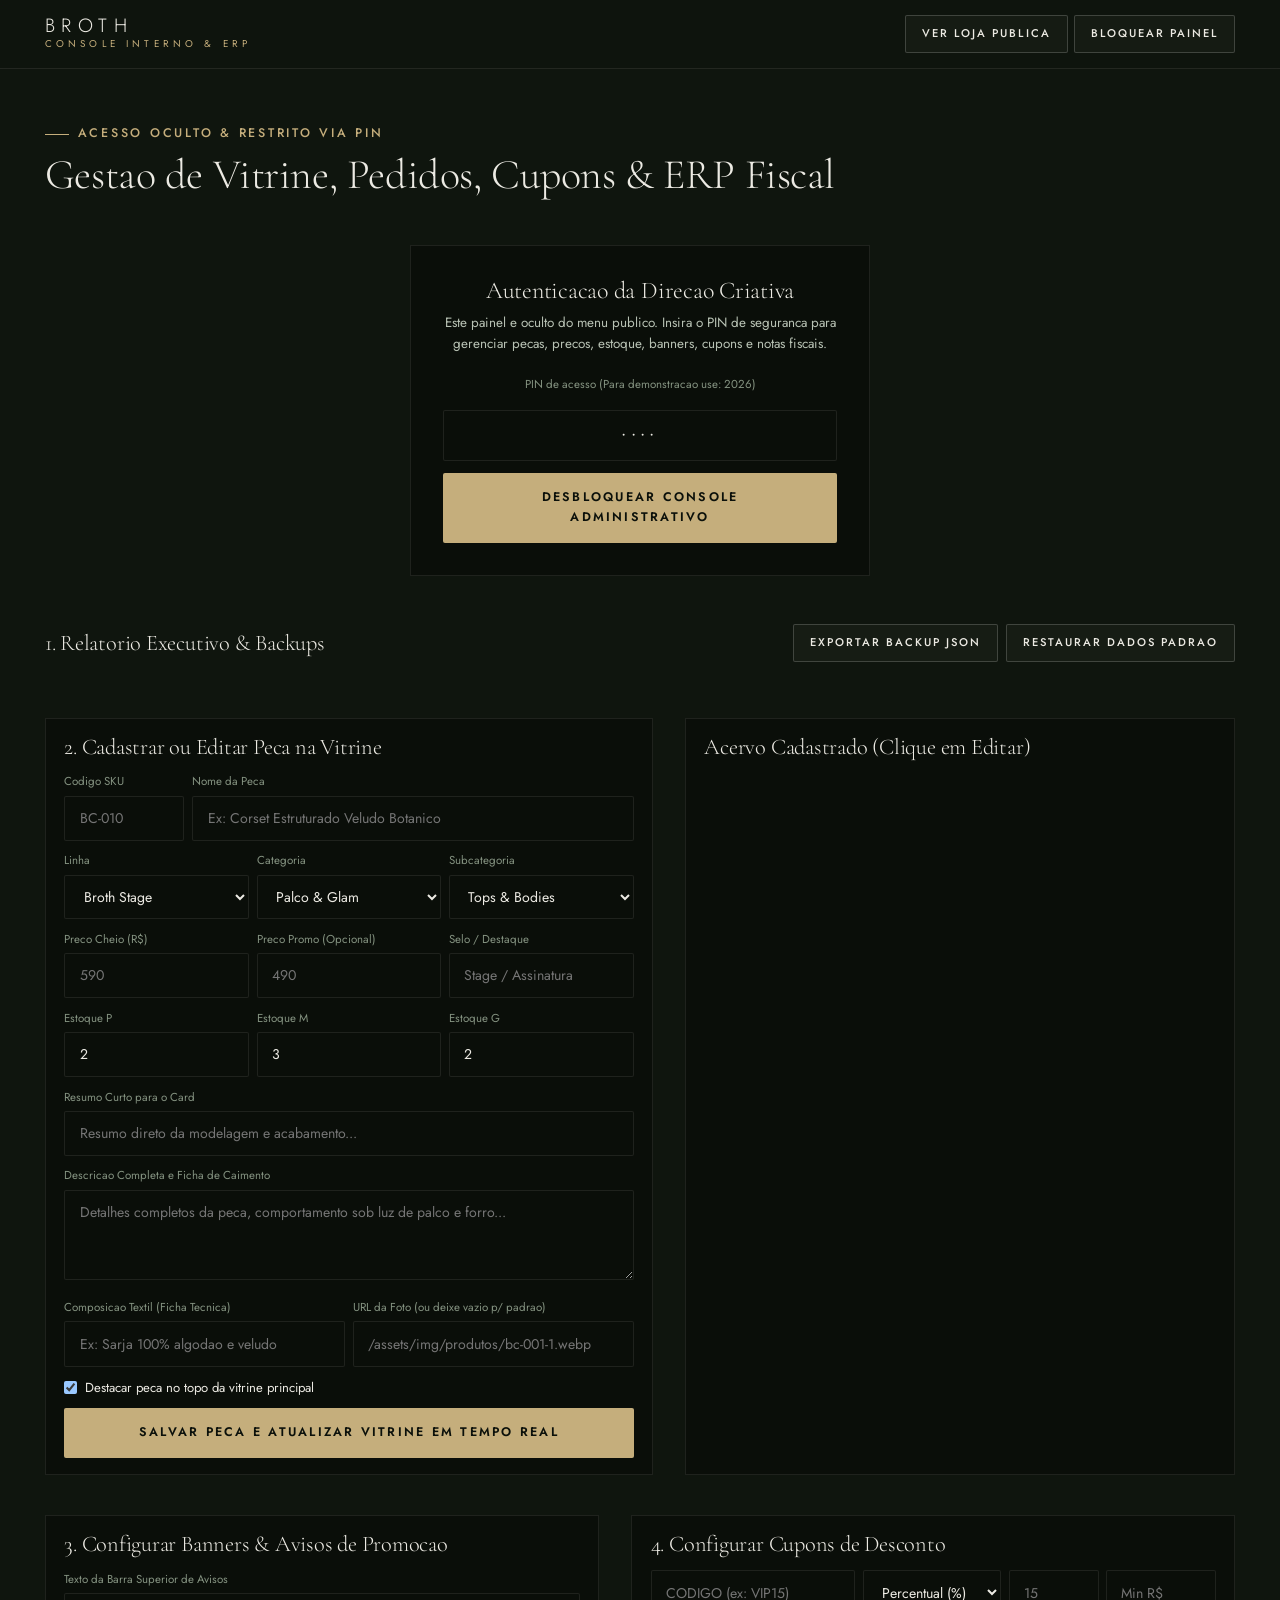
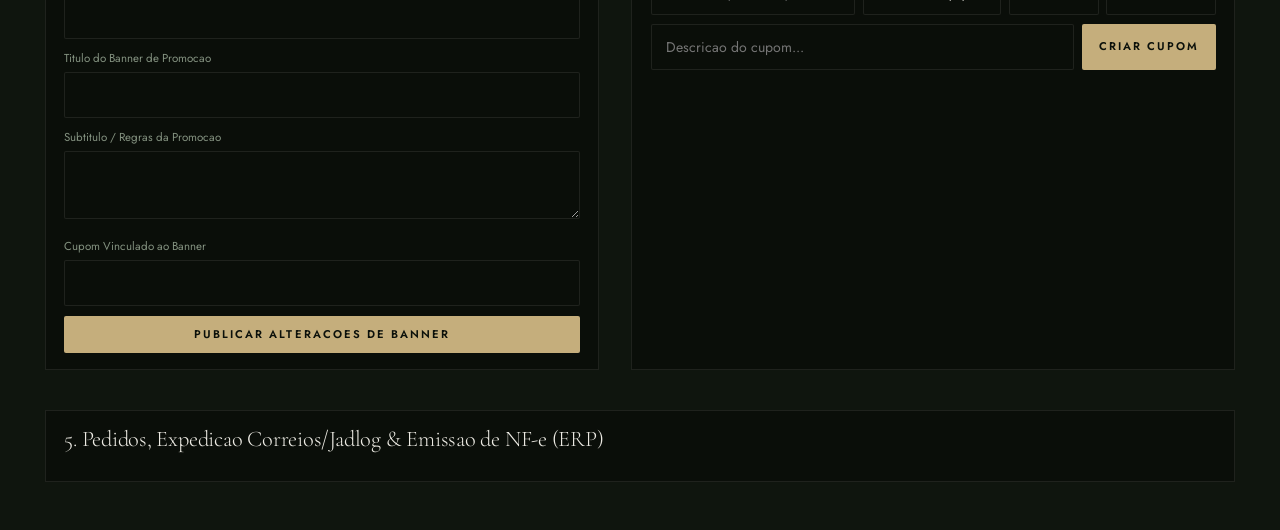
<file: gestao-interna.html>
<!DOCTYPE html>
<html lang="pt-BR">
<head>
  <meta charset="utf-8">
  <meta name="viewport" content="width=device-width, initial-scale=1">
  <title>Console Interno ERP e Vitrine | Broth Concept Atelier</title>
  <meta name="description" content="Painel administrativo restrito para gestao de catalogo, estoque, cupons, banners, pedidos e emissao de NF-e da Maison Broth Concept em Londrina.">
  <meta name="theme-color" content="#0A0E09">
  <link rel="canonical" href="https://brothconcept.com.br/gestao-interna.html">
  <link rel="icon" href="/favicon.ico" sizes="any">
  <link rel="icon" href="/favicon.svg" type="image/svg+xml">
  <link rel="apple-touch-icon" href="/apple-touch-icon.png">
  <link rel="manifest" href="/site.webmanifest">

  <meta property="og:type" content="website">
  <meta property="og:site_name" content="Broth Concept">
  <meta property="og:locale" content="pt_BR">
  <meta property="og:title" content="Console Interno ERP e Vitrine | Broth Concept Atelier">
  <meta property="og:description" content="Painel administrativo restrito para gestao de catalogo, estoque, cupons, banners, pedidos e emissao de NF-e da Maison Broth Concept em Londrina.">
  <meta property="og:url" content="https://brothconcept.com.br/gestao-interna.html">
  <meta property="og:image" content="https://brothconcept.com.br/og-image.jpg">
  <meta name="twitter:card" content="summary_large_image">

  <link rel="stylesheet" href="/assets/css/tokens.css">
  <link rel="stylesheet" href="/assets/css/base.css">
  <link rel="stylesheet" href="/assets/css/layout.css">
  <link rel="stylesheet" href="/assets/css/components.css">

  <script type="application/ld+json">
  {
    "@context": "https://schema.org",
    "@type": "WebPage",
    "name": "Console Interno ERP e Vitrine | Broth Concept Atelier",
    "url": "https://brothconcept.com.br/gestao-interna.html"
  }
  </script>
</head>
<body>
  <header class="site-header">
    <div class="header-main" style="grid-template-columns: auto 1fr auto;">
      <a href="/" class="brand-mark" style="align-items: flex-start;">
        <span class="brand-mark-title" style="font-size: 1.2rem; padding-left: 0;">BROTH</span>
        <span class="brand-mark-sub" style="padding-left: 0;">CONSOLE INTERNO &amp; ERP</span>
      </a>
      <div></div>
      <div class="header-actions">
        <a href="/" class="btn btn-outline btn-sm">Ver Loja Publica</a>
        <button type="button" id="admin-logout-btn" class="btn btn-outline btn-sm">Bloquear Painel</button>
      </div>
    </div>
  </header>

  <main class="container" style="padding-block: 3rem;">
    <span class="eyebrow">Acesso Oculto &amp; Restrito via PIN</span>
    <h1 class="section-title" style="margin-bottom: 1.5rem;">Gestao de Vitrine, Pedidos, Cupons &amp; ERP Fiscal</h1>

    <!-- Lock Screen -->
    <section id="admin-lock-screen" class="pdp-box" style="max-width: 460px; margin: 3rem auto; padding: 2rem; text-align: center;">
      <h2 style="font-size: 1.5rem; margin-bottom: 0.5rem;">Autenticacao da Direcao Criativa</h2>
      <p style="font-size: 0.84rem; color: var(--text-secondary); margin-bottom: 1.25rem;">
        Este painel e oculto do menu publico. Insira o PIN de seguranca para gerenciar pecas, precos, estoque, banners, cupons e notas fiscais.
      </p>
      <form id="admin-pin-form" style="display: grid; gap: 0.75rem;">
        <label class="field-hint" for="admin-pin-input">PIN de acesso (Para demonstracao use: 2026)</label>
        <input
          type="password"
          id="admin-pin-input"
          required
          class="form-input"
          placeholder="Digite o PIN..."
          value="2026"
          style="text-align: center; font-size: 1.1rem; letter-spacing: 0.25em;"
        >
        <button type="submit" class="btn btn-primary btn-block">Desbloquear Console Administrativo</button>
      </form>
    </section>

    <!-- Unlocked Dashboard -->
    <div id="admin-dashboard" hidden style="display: grid; gap: 2.5rem;">
      <!-- KPIs -->
      <section aria-label="Indicadores e Relatorios">
        <div style="display: flex; justify-content: space-between; align-items: center; flex-wrap: wrap; gap: 1rem; margin-bottom: 1rem;">
          <h2 style="font-size: 1.4rem;">1. Relatorio Executivo &amp; Backups</h2>
          <div style="display: flex; gap: 0.5rem; flex-wrap: wrap;">
            <button type="button" id="admin-export-btn" class="btn btn-outline btn-sm">Exportar Backup JSON</button>
            <button type="button" id="admin-reset-btn" class="btn btn-outline btn-sm">Restaurar Dados Padrao</button>
          </div>
        </div>
        <div id="admin-kpis" style="display: grid; grid-template-columns: repeat(auto-fit, minmax(220px, 1fr)); gap: 1rem;"></div>
      </section>

      <!-- Product Editor & Inventory -->
      <section class="pdp-layout" aria-label="Cadastro e edicao de pecas">
        <div class="pdp-box">
          <h2 style="font-size: 1.4rem; margin-bottom: 0.85rem;">2. Cadastrar ou Editar Peca na Vitrine</h2>
          <form id="admin-product-form" style="display: grid; gap: 0.65rem;">
            <input type="hidden" name="id">
            <div style="display: grid; grid-template-columns: 120px 1fr; gap: 0.5rem;">
              <div>
                <label class="field-hint" for="adm-sku">Codigo SKU</label>
                <input id="adm-sku" name="sku" required class="form-input" placeholder="BC-010" style="width: 100%;">
              </div>
              <div>
                <label class="field-hint" for="adm-name">Nome da Peca</label>
                <input id="adm-name" name="name" required class="form-input" placeholder="Ex: Corset Estruturado Veludo Botanico" style="width: 100%;">
              </div>
            </div>

            <div style="display: grid; grid-template-columns: repeat(3, 1fr); gap: 0.5rem;">
              <div>
                <label class="field-hint" for="adm-line">Linha</label>
                <select id="adm-line" name="line" class="form-select" style="width: 100%;">
                  <option value="Broth Stage">Broth Stage</option>
                  <option value="Broth Mainline">Broth Mainline</option>
                  <option value="Broth Atelier">Broth Atelier</option>
                </select>
              </div>
              <div>
                <label class="field-hint" for="adm-cat">Categoria</label>
                <select id="adm-cat" name="category" class="form-select" style="width: 100%;">
                  <option value="palco">Palco &amp; Glam</option>
                  <option value="alfaiataria">Alfaiataria</option>
                  <option value="renda-e-mesh">Renda &amp; Mesh</option>
                  <option value="sob-medida">Sob Medida</option>
                </select>
              </div>
              <div>
                <label class="field-hint" for="adm-sub">Subcategoria</label>
                <select id="adm-sub" name="subcategory" class="form-select" style="width: 100%;">
                  <option value="tops">Tops &amp; Bodies</option>
                  <option value="casacos">Casacos Estruturados</option>
                  <option value="coletes">Coletes</option>
                  <option value="conjuntos">Conjuntos</option>
                  <option value="calcas">Calcas &amp; Pantalonas</option>
                  <option value="looks">Looks Completos</option>
                  <option value="camisas">Camisas</option>
                  <option value="figurinos">Figurinos de Palco</option>
                </select>
              </div>
            </div>

            <div style="display: grid; grid-template-columns: repeat(3, 1fr); gap: 0.5rem;">
              <div>
                <label class="field-hint" for="adm-price">Preco Cheio (R$)</label>
                <input id="adm-price" type="number" step="1" name="price" required class="form-input" placeholder="590" style="width: 100%;">
              </div>
              <div>
                <label class="field-hint" for="adm-promo">Preco Promo (Opcional)</label>
                <input id="adm-promo" type="number" step="1" name="promoPrice" class="form-input" placeholder="490" style="width: 100%;">
              </div>
              <div>
                <label class="field-hint" for="adm-badge">Selo / Destaque</label>
                <input id="adm-badge" name="badge" class="form-input" placeholder="Stage / Assinatura" style="width: 100%;">
              </div>
            </div>

            <div style="display: grid; grid-template-columns: repeat(3, 1fr); gap: 0.5rem;">
              <div>
                <label class="field-hint" for="adm-stp">Estoque P</label>
                <input id="adm-stp" type="number" name="stockP" value="2" class="form-input" style="width: 100%;">
              </div>
              <div>
                <label class="field-hint" for="adm-stm">Estoque M</label>
                <input id="adm-stm" type="number" name="stockM" value="3" class="form-input" style="width: 100%;">
              </div>
              <div>
                <label class="field-hint" for="adm-stg">Estoque G</label>
                <input id="adm-stg" type="number" name="stockG" value="2" class="form-input" style="width: 100%;">
              </div>
            </div>

            <div>
              <label class="field-hint" for="adm-short">Resumo Curto para o Card</label>
              <input id="adm-short" name="short" required class="form-input" placeholder="Resumo direto da modelagem e acabamento..." style="width: 100%;">
            </div>

            <div>
              <label class="field-hint" for="adm-desc">Descricao Completa e Ficha de Caimento</label>
              <textarea id="adm-desc" name="description" rows="3" required class="form-textarea" placeholder="Detalhes completos da peca, comportamento sob luz de palco e forro..." style="width: 100%;"></textarea>
            </div>

            <div style="display: grid; grid-template-columns: 1fr 1fr; gap: 0.5rem;">
              <div>
                <label class="field-hint" for="adm-comp">Composicao Textil (Ficha Tecnica)</label>
                <input id="adm-comp" name="specComp" class="form-input" placeholder="Ex: Sarja 100% algodao e veludo" style="width: 100%;">
              </div>
              <div>
                <label class="field-hint" for="adm-img">URL da Foto (ou deixe vazio p/ padrao)</label>
                <input id="adm-img" name="imageUrl" class="form-input" placeholder="/assets/img/produtos/bc-001-1.webp" style="width: 100%;">
              </div>
            </div>

            <label style="display: inline-flex; align-items: center; gap: 0.5rem; font-size: 0.82rem; cursor: pointer;">
              <input type="checkbox" name="featured" checked>
              <span>Destacar peca no topo da vitrine principal</span>
            </label>

            <button type="submit" class="btn btn-primary btn-block">Salvar Peca e Atualizar Vitrine em Tempo Real</button>
          </form>
        </div>

        <div class="pdp-box">
          <h2 style="font-size: 1.4rem; margin-bottom: 0.85rem;">Acervo Cadastrado (Clique em Editar)</h2>
          <div id="admin-products-list" style="display: grid; gap: 0.6rem; max-height: 620px; overflow-y: auto;"></div>
        </div>
      </section>

      <!-- Banners & Coupons -->
      <section class="pdp-layout" aria-label="Banners e Cupons de Desconto">
        <div class="pdp-box">
          <h2 style="font-size: 1.4rem; margin-bottom: 0.85rem;">3. Configurar Banners &amp; Avisos de Promocao</h2>
          <form id="admin-banner-form" style="display: grid; gap: 0.65rem;">
            <div>
              <label class="field-hint" for="adm-topbar">Texto da Barra Superior de Avisos</label>
              <input id="adm-topbar" name="topBarText" class="form-input" style="width: 100%;">
            </div>
            <div>
              <label class="field-hint" for="adm-promotitle">Titulo do Banner de Promocao</label>
              <input id="adm-promotitle" name="promoTitle" class="form-input" style="width: 100%;">
            </div>
            <div>
              <label class="field-hint" for="adm-promotext">Subtitulo / Regras da Promocao</label>
              <textarea id="adm-promotext" name="promoText" rows="2" class="form-textarea" style="width: 100%;"></textarea>
            </div>
            <div>
              <label class="field-hint" for="adm-promocoupon">Cupom Vinculado ao Banner</label>
              <input id="adm-promocoupon" name="promoCoupon" class="form-input" style="width: 100%;">
            </div>
            <button type="submit" class="btn btn-primary btn-sm">Publicar Alteracoes de Banner</button>
          </form>
        </div>

        <div class="pdp-box">
          <h2 style="font-size: 1.4rem; margin-bottom: 0.85rem;">4. Configurar Cupons de Desconto</h2>
          <form id="admin-coupon-form" style="display: grid; gap: 0.55rem; margin-bottom: 1rem;">
            <div style="display: grid; grid-template-columns: 1fr 1fr 90px 110px; gap: 0.45rem;">
              <input name="code" required class="form-input" placeholder="CODIGO (ex: VIP15)">
              <select name="type" class="form-select">
                <option value="percent">Percentual (%)</option>
                <option value="fixed">Valor Fixo (R$)</option>
              </select>
              <input type="number" name="value" required class="form-input" placeholder="15">
              <input type="number" name="minOrder" class="form-input" placeholder="Min R$">
            </div>
            <div style="display: flex; gap: 0.5rem;">
              <input name="description" required class="form-input" placeholder="Descricao do cupom..." style="flex: 1;">
              <button type="submit" class="btn btn-primary btn-sm">Criar Cupom</button>
            </div>
          </form>
          <div id="admin-coupons-list" style="display: grid; gap: 0.5rem;"></div>
        </div>
      </section>

      <!-- Orders, ERP & Electronic Invoice (NF-e) -->
      <section class="pdp-box" aria-label="Gestao de Pedidos, Logistica e Emissao de NF-e">
        <h2 style="font-size: 1.4rem; margin-bottom: 0.85rem;">5. Pedidos, Expedicao Correios/Jadlog &amp; Emissao de NF-e (ERP)</h2>
        <div id="admin-orders-list" style="display: grid; gap: 0.85rem;"></div>
      </section>
    </div>
  </main>

  <script type="module" src="/assets/js/admin.js"></script>
</body>
</html>
</file>
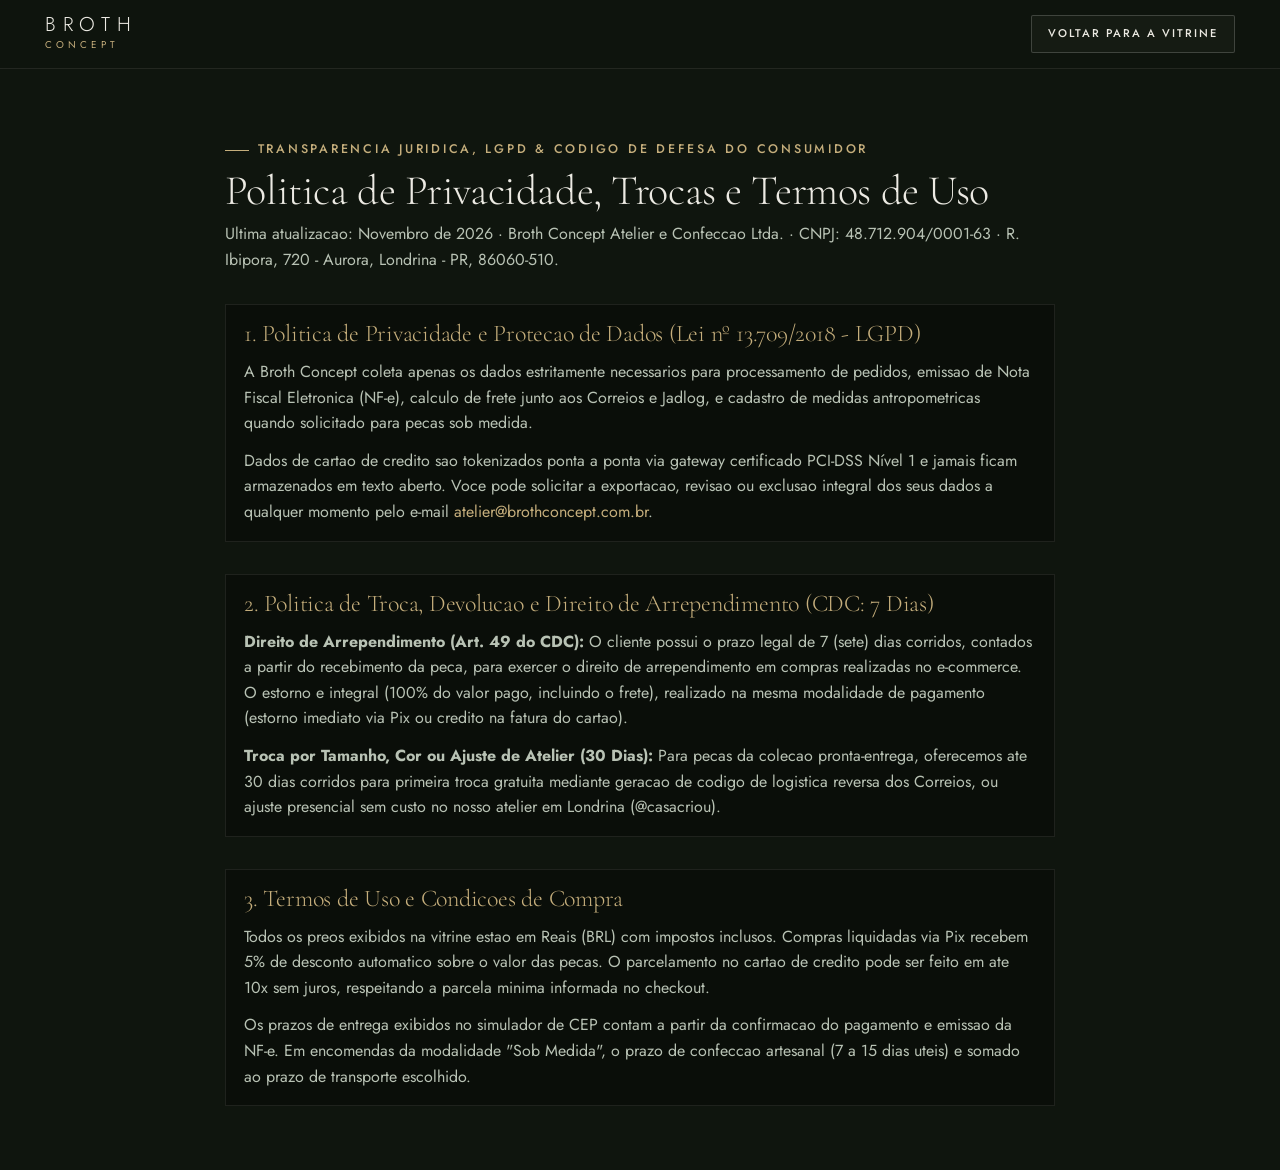
<file: politica-de-privacidade.html>
<!DOCTYPE html>
<html lang="pt-BR">
<head>
  <meta charset="utf-8">
  <meta name="viewport" content="width=device-width, initial-scale=1">
  <title>Politica de Privacidade, Trocas e Termos | Broth Concept</title>
  <meta name="description" content="Consulte a Politica de Privacidade LGPD, condicoes de compra, prazo de 7 dias para arrependimento (CDC) e trocas gratuitas da Maison Broth Concept.">
  <meta name="robots" content="index, follow">
  <meta name="theme-color" content="#0F150E">
  <link rel="canonical" href="https://brothconcept.com.br/politica-de-privacidade.html">
  <link rel="icon" href="/favicon.ico" sizes="any">
  <link rel="icon" href="/favicon.svg" type="image/svg+xml">
  <link rel="apple-touch-icon" href="/apple-touch-icon.png">
  <link rel="manifest" href="/site.webmanifest">

  <meta property="og:type" content="article">
  <meta property="og:site_name" content="Broth Concept">
  <meta property="og:locale" content="pt_BR">
  <meta property="og:title" content="Politica de Privacidade, Trocas e Termos | Broth Concept">
  <meta property="og:description" content="Consulte a Politica de Privacidade LGPD, condicoes de compra, prazo de 7 dias para arrependimento (CDC) e trocas gratuitas da Maison Broth Concept.">
  <meta property="og:url" content="https://brothconcept.com.br/politica-de-privacidade.html">
  <meta property="og:image" content="https://brothconcept.com.br/og-image.jpg">
  <meta name="twitter:card" content="summary_large_image">

  <link rel="stylesheet" href="/assets/css/tokens.css">
  <link rel="stylesheet" href="/assets/css/base.css">
  <link rel="stylesheet" href="/assets/css/layout.css">
  <link rel="stylesheet" href="/assets/css/components.css">

  <script type="application/ld+json">
  {
    "@context": "https://schema.org",
    "@type": "WebPage",
    "name": "Politica de Privacidade, Trocas e Termos | Broth Concept",
    "url": "https://brothconcept.com.br/politica-de-privacidade.html",
    "publisher": {
      "@type": "Organization",
      "name": "Broth Concept Atelier e Confeccao Ltda."
    }
  }
  </script>
</head>
<body>
  <header class="site-header">
    <div class="header-main" style="grid-template-columns: auto 1fr auto;">
      <a href="/" class="brand-mark" style="align-items: flex-start;">
        <span class="brand-mark-title" style="font-size: 1.25rem; padding-left: 0;">BROTH</span>
        <span class="brand-mark-sub" style="padding-left: 0;">CONCEPT</span>
      </a>
      <div></div>
      <div class="header-actions">
        <a href="/" class="btn btn-outline btn-sm">Voltar para a Vitrine</a>
      </div>
    </div>
  </header>

  <main class="container" style="padding-block: 4rem; max-width: 920px; display: grid; gap: 2rem;">
    <div>
      <span class="eyebrow">Transparencia Juridica, LGPD &amp; Codigo de Defesa do Consumidor</span>
      <h1 class="section-title">Politica de Privacidade, Trocas e Termos de Uso</h1>
      <p style="color: var(--text-secondary); margin-top: 0.5rem;">
        Ultima atualizacao: Novembro de 2026 · Broth Concept Atelier e Confeccao Ltda. · CNPJ: 48.712.904/0001-63 · R. Ibipora, 720 - Aurora, Londrina - PR, 86060-510.
      </p>
    </div>

    <section class="pdp-box" id="lgpd" style="display: grid; gap: 0.75rem;">
      <h2 style="font-size: 1.5rem; color: var(--accent-gold);">1. Politica de Privacidade e Protecao de Dados (Lei nº 13.709/2018 - LGPD)</h2>
      <p style="color: var(--text-secondary);">
        A Broth Concept coleta apenas os dados estritamente necessarios para processamento de pedidos, emissao de Nota Fiscal Eletronica (NF-e), calculo de frete junto aos Correios e Jadlog, e cadastro de medidas antropometricas quando solicitado para pecas sob medida.
      </p>
      <p style="color: var(--text-secondary);">
        Dados de cartao de credito sao tokenizados ponta a ponta via gateway certificado PCI-DSS Nível 1 e jamais ficam armazenados em texto aberto. Voce pode solicitar a exportacao, revisao ou exclusao integral dos seus dados a qualquer momento pelo e-mail <a href="mailto:atelier@brothconcept.com.br" style="color: var(--accent-gold);">atelier@brothconcept.com.br</a>.
      </p>
    </section>

    <section class="pdp-box" id="trocas" style="display: grid; gap: 0.75rem;">
      <h2 style="font-size: 1.5rem; color: var(--accent-gold);">2. Politica de Troca, Devolucao e Direito de Arrependimento (CDC: 7 Dias)</h2>
      <p style="color: var(--text-secondary);">
        <strong>Direito de Arrependimento (Art. 49 do CDC):</strong> O cliente possui o prazo legal de 7 (sete) dias corridos, contados a partir do recebimento da peca, para exercer o direito de arrependimento em compras realizadas no e-commerce. O estorno e integral (100% do valor pago, incluindo o frete), realizado na mesma modalidade de pagamento (estorno imediato via Pix ou credito na fatura do cartao).
      </p>
      <p style="color: var(--text-secondary);">
        <strong>Troca por Tamanho, Cor ou Ajuste de Atelier (30 Dias):</strong> Para pecas da colecao pronta-entrega, oferecemos ate 30 dias corridos para primeira troca gratuita mediante geracao de codigo de logistica reversa dos Correios, ou ajuste presencial sem custo no nosso atelier em Londrina (@casacriou).
      </p>
    </section>

    <section class="pdp-box" id="termos" style="display: grid; gap: 0.75rem;">
      <h2 style="font-size: 1.5rem; color: var(--accent-gold);">3. Termos de Uso e Condicoes de Compra</h2>
      <p style="color: var(--text-secondary);">
        Todos os preos exibidos na vitrine estao em Reais (BRL) com impostos inclusos. Compras liquidadas via Pix recebem 5% de desconto automatico sobre o valor das pecas. O parcelamento no cartao de credito pode ser feito em ate 10x sem juros, respeitando a parcela minima informada no checkout.
      </p>
      <p style="color: var(--text-secondary);">
        Os prazos de entrega exibidos no simulador de CEP contam a partir da confirmacao do pagamento e emissao da NF-e. Em encomendas da modalidade "Sob Medida", o prazo de confeccao artesanal (7 a 15 dias uteis) e somado ao prazo de transporte escolhido.
      </p>
    </section>
  </main>
</body>
</html>
</file>
<file: assets/css/tokens.css>
/* ==========================================================================
   BROTH CONCEPT - LUXURY COUTURE DESIGN TOKENS
   Palette: Deep Botanical Obsidian, Moss Atelier, Warm Ivory & Champagne Gold
   ========================================================================== */

@font-face {
  font-family: 'Cormorant Garamond';
  src: url('../fonts/cormorant-300.woff2') format('woff2');
  font-weight: 300;
  font-style: normal;
  font-display: swap;
}

@font-face {
  font-family: 'Cormorant Garamond';
  src: url('../fonts/cormorant-300-italic.woff2') format('woff2');
  font-weight: 300;
  font-style: italic;
  font-display: swap;
}

@font-face {
  font-family: 'Cormorant Garamond';
  src: url('../fonts/cormorant-400.woff2') format('woff2');
  font-weight: 400;
  font-style: normal;
  font-display: swap;
}

@font-face {
  font-family: 'Cormorant Garamond';
  src: url('../fonts/cormorant-500.woff2') format('woff2');
  font-weight: 500;
  font-style: normal;
  font-display: swap;
}

@font-face {
  font-family: 'Jost';
  src: url('../fonts/jost-var.woff2') format('woff2-variations');
  font-weight: 100 900;
  font-style: normal;
  font-display: swap;
}

@font-face {
  font-family: 'Jost';
  src: url('../fonts/jost-var-italic.woff2') format('woff2-variations');
  font-weight: 100 900;
  font-style: italic;
  font-display: swap;
}

:root {
  /* Core Surfaces - Deep Botanical Green & Obsidian (from @brothconcept mark) */
  --bg-obsidian: #0A0E09;
  --bg-primary: #0F150E;
  --bg-elevated: #151E14;
  --bg-card: #182216;
  --bg-glass: rgba(15, 21, 14, 0.84);
  --bg-glass-heavy: rgba(10, 14, 9, 0.94);
  --bg-soft: #1F2C1D;

  /* Text Hierarchy - Warm Alabaster & Botanical Sage */
  --text-primary: #ECEAE3;
  --text-secondary: #B8C2B4;
  --text-muted: #849280;
  --text-inverse: #0B100A;

  /* Accents - Botanical Emerald & Couture Champagne Gold */
  --accent-emerald: #6E9B68;
  --accent-emerald-bright: #8AB883;
  --accent-gold: #C5AE7C;
  --accent-gold-soft: rgba(197, 174, 124, 0.16);
  --accent-crimson: #C95B5B;
  --accent-success: #76B57B;
  --accent-warning: #D9A756;

  /* Hairline Borders */
  --border-subtle: rgba(236, 234, 227, 0.09);
  --border-strong: rgba(236, 234, 227, 0.20);
  --border-gold: rgba(197, 174, 124, 0.38);

  /* Typography */
  --font-display: 'Cormorant Garamond', Georgia, serif;
  --font-sans: 'Jost', -apple-system, BlinkMacSystemFont, sans-serif;

  /* Fluid Type Scale */
  --text-xs: clamp(0.72rem, 0.70rem + 0.12vw, 0.78rem);
  --text-sm: clamp(0.82rem, 0.79rem + 0.15vw, 0.88rem);
  --text-base: clamp(0.94rem, 0.90rem + 0.20vw, 1.02rem);
  --text-lg: clamp(1.10rem, 1.04rem + 0.30vw, 1.25rem);
  --text-xl: clamp(1.35rem, 1.20rem + 0.65vw, 1.75rem);
  --text-2xl: clamp(1.85rem, 1.55rem + 1.35vw, 2.75rem);
  --text-3xl: clamp(2.40rem, 1.90rem + 2.20vw, 4.10rem);
  --text-hero: clamp(2.75rem, 2.10rem + 3.10vw, 5.20rem);

  /* Spacing & Layout */
  --container-max: 1440px;
  --gutter: clamp(1.25rem, 3.5vw, 3.5rem);
  --section-py: clamp(4rem, 8vw, 7.5rem);
  --radius-xs: 2px;
  --radius-sm: 4px;
  --radius-md: 8px;

  /* Motion - Compositor-friendly cubic-bezier */
  --ease-luxury: cubic-bezier(0.22, 1, 0.36, 1);
  --ease-out: cubic-bezier(0.16, 1, 0.3, 1);
  --dur-fast: 180ms;
  --dur-base: 340ms;
  --dur-slow: 650ms;

  /* Shadows */
  --shadow-soft: 0 18px 48px rgba(0, 0, 0, 0.42);
  --shadow-modal: 0 32px 80px rgba(0, 0, 0, 0.72);
}
</file>
<file: assets/css/base.css>
/* ==========================================================================
   BROTH CONCEPT - BASE RESET, TYPOGRAPHY & ACCESSIBILITY
   ========================================================================== */

*,
*::before,
*::after {
  box-sizing: border-box;
  margin: 0;
  padding: 0;
}

html {
  background-color: var(--bg-obsidian);
  color: var(--text-primary);
  font-family: var(--font-sans);
  font-size: 16px;
  line-height: 1.6;
  -webkit-font-smoothing: antialiased;
  -moz-osx-font-smoothing: grayscale;
  text-rendering: optimizeLegibility;
  scroll-behavior: smooth;
  color-scheme: dark;
}

html.lenis,
html.lenis body {
  height: auto;
}

.lenis.lenis-smooth {
  scroll-behavior: auto !important;
}

body {
  min-height: 100vh;
  background-color: var(--bg-primary);
  color: var(--text-primary);
  overflow-x: hidden;
  selection-background-color: var(--accent-emerald);
}

::selection {
  background-color: var(--accent-gold);
  color: var(--text-inverse);
}

img,
picture,
video,
canvas,
svg {
  display: block;
  max-width: 100%;
}

img {
  height: auto;
  object-fit: cover;
}

a {
  color: inherit;
  text-decoration: none;
  transition: color var(--dur-fast) var(--ease-luxury), opacity var(--dur-fast) var(--ease-luxury);
}

button,
input,
select,
textarea {
  font: inherit;
  color: inherit;
  background: transparent;
  border: none;
}

button {
  cursor: pointer;
}

ul,
ol {
  list-style: none;
}

/* Focus-visible luxury ring */
:focus-visible {
  outline: 1.5px solid var(--accent-gold);
  outline-offset: 3px;
}

/* Skip link for keyboard navigation */
.skip-link {
  position: fixed;
  top: 0.75rem;
  left: 0.75rem;
  z-index: 9999;
  padding: 0.65rem 1.25rem;
  background-color: var(--accent-gold);
  color: var(--text-inverse);
  font-size: var(--text-xs);
  font-weight: 600;
  letter-spacing: 0.14em;
  text-transform: uppercase;
  transform: translateY(-200%);
  transition: transform var(--dur-fast) var(--ease-luxury);
}

.skip-link:focus {
  transform: translateY(0);
}

/* Editorial Typography */
h1,
h2,
h3,
h4,
.font-display {
  font-family: var(--font-display);
  font-weight: 300;
  line-height: 1.08;
  letter-spacing: -0.01em;
  color: var(--text-primary);
}

.eyebrow {
  display: inline-flex;
  align-items: center;
  gap: 0.55rem;
  font-family: var(--font-sans);
  font-size: var(--text-xs);
  font-weight: 500;
  letter-spacing: 0.22em;
  text-transform: uppercase;
  color: var(--accent-gold);
}

.eyebrow::before {
  content: '';
  display: inline-block;
  width: 1.5rem;
  height: 1px;
  background-color: var(--accent-gold);
}

.num-tabular {
  font-variant-numeric: tabular-nums;
}

.icon {
  width: 1.2rem;
  height: 1.2rem;
  flex-shrink: 0;
  fill: currentColor;
}

.icon-sm {
  width: 0.95rem;
  height: 0.95rem;
}

.icon-lg {
  width: 1.5rem;
  height: 1.5rem;
}

.sr-only {
  position: absolute;
  width: 1px;
  height: 1px;
  padding: 0;
  margin: -1px;
  overflow: hidden;
  clip: rect(0, 0, 0, 0);
  white-space: nowrap;
  border: 0;
}

/* Reduced motion compliance */
@media (prefers-reduced-motion: reduce) {
  *,
  *::before,
  *::after {
    animation-duration: 0.01ms !important;
    animation-iteration-count: 1 !important;
    transition-duration: 0.01ms !important;
    scroll-behavior: auto !important;
  }
}
</file>
<file: assets/css/layout.css>
/* ==========================================================================
   BROTH CONCEPT - LAYOUT, HEADER, MEGA-MENU, HERO, GRIDS & FOOTER
   ========================================================================== */

.container {
  width: 100%;
  max-width: var(--container-max);
  margin-inline: auto;
  padding-inline: var(--gutter);
}

.section {
  padding-block: var(--section-py);
  border-bottom: 1px solid var(--border-subtle);
}

.section-header {
  display: flex;
  flex-wrap: wrap;
  align-items: flex-end;
  justify-content: space-between;
  gap: 1.5rem;
  margin-bottom: clamp(2.25rem, 4vw, 3.75rem);
}

.section-title {
  font-size: var(--text-2xl);
  margin-top: 0.45rem;
}

.section-subtitle {
  max-width: 54ch;
  color: var(--text-secondary);
  font-size: var(--text-base);
  font-weight: 300;
}

/* Top Announcement Bar */
.announcement-bar {
  background-color: var(--bg-obsidian);
  border-bottom: 1px solid var(--border-subtle);
  padding: 0.55rem var(--gutter);
  font-size: var(--text-xs);
  letter-spacing: 0.14em;
  text-transform: uppercase;
  color: var(--text-secondary);
}

.announcement-inner {
  max-width: var(--container-max);
  margin-inline: auto;
  display: flex;
  align-items: center;
  justify-content: space-between;
  gap: 1rem;
}

.announcement-copy {
  display: flex;
  align-items: center;
  gap: 0.6rem;
  margin-inline: auto;
  text-align: center;
}

.announcement-copy strong {
  color: var(--accent-gold);
  font-weight: 600;
}

.announcement-links {
  display: none;
  align-items: center;
  gap: 1.25rem;
  font-size: 0.7rem;
}

@media (min-width: 960px) {
  .announcement-copy {
    margin-inline: 0;
  }
  .announcement-links {
    display: flex;
  }
}

/* Sticky Couture Header */
.site-header {
  position: sticky;
  top: 0;
  z-index: 90;
  background-color: var(--bg-glass);
  backdrop-filter: blur(18px);
  -webkit-backdrop-filter: blur(18px);
  border-bottom: 1px solid var(--border-subtle);
  transition: background-color var(--dur-base) var(--ease-luxury), border-color var(--dur-base) var(--ease-luxury);
}

.header-main {
  max-width: var(--container-max);
  margin-inline: auto;
  padding: 0.95rem var(--gutter);
  display: grid;
  grid-template-columns: 1fr auto 1fr;
  align-items: center;
  gap: 1rem;
}

.nav-primary {
  display: none;
  align-items: center;
  gap: 1.65rem;
}

.nav-link {
  position: relative;
  font-size: var(--text-xs);
  font-weight: 400;
  letter-spacing: 0.18em;
  text-transform: uppercase;
  color: var(--text-secondary);
  padding-block: 0.35rem;
}

.nav-link:hover,
.nav-link[aria-current="page"],
.nav-link.is-active {
  color: var(--text-primary);
}

.nav-link::after {
  content: '';
  position: absolute;
  left: 0;
  right: 0;
  bottom: 0;
  height: 1px;
  background-color: var(--accent-gold);
  transform: scaleX(0);
  transform-origin: right center;
  transition: transform var(--dur-base) var(--ease-luxury);
}

.nav-link:hover::after,
.nav-link.is-active::after {
  transform: scaleX(1);
  transform-origin: left center;
}

/* Brand Mark in Header (Inline SVG / Typography, never downloadable kit) */
.brand-mark {
  display: inline-flex;
  flex-direction: column;
  align-items: center;
  text-align: center;
  gap: 0.1rem;
}

.brand-mark-title {
  font-family: var(--font-sans);
  font-size: clamp(1.3rem, 2vw, 1.75rem);
  font-weight: 300;
  letter-spacing: 0.34em;
  text-transform: uppercase;
  color: var(--text-primary);
  line-height: 1;
  padding-left: 0.34em;
}

.brand-mark-sub {
  font-family: var(--font-sans);
  font-size: 0.62rem;
  font-weight: 400;
  letter-spacing: 0.42em;
  text-transform: uppercase;
  color: var(--accent-gold);
  padding-left: 0.42em;
}

.header-actions {
  display: flex;
  align-items: center;
  justify-content: flex-end;
  gap: 0.4rem;
}

.icon-btn {
  position: relative;
  display: inline-flex;
  align-items: center;
  justify-content: center;
  gap: 0.45rem;
  padding: 0.55rem 0.65rem;
  color: var(--text-primary);
  border-radius: var(--radius-xs);
  transition: color var(--dur-fast) var(--ease-luxury), background-color var(--dur-fast) var(--ease-luxury);
}

.icon-btn:hover {
  color: var(--accent-gold);
  background-color: rgba(236, 234, 227, 0.05);
}

.badge-count {
  display: inline-flex;
  align-items: center;
  justify-content: center;
  min-width: 1.15rem;
  height: 1.15rem;
  padding-inline: 0.28rem;
  border-radius: 999px;
  background-color: var(--accent-gold);
  color: var(--text-inverse);
  font-size: 0.66rem;
  font-weight: 600;
  font-variant-numeric: tabular-nums;
}

.mobile-menu-btn {
  display: inline-flex;
}

@media (min-width: 1080px) {
  .nav-primary {
    display: flex;
  }
  .mobile-menu-btn {
    display: none;
  }
}

/* Category Sub-Bar & Live Search Bar */
.header-subbar {
  border-top: 1px solid var(--border-subtle);
  background-color: rgba(10, 14, 9, 0.68);
}

.header-subbar-inner {
  max-width: var(--container-max);
  margin-inline: auto;
  padding: 0.55rem var(--gutter);
  display: flex;
  flex-wrap: wrap;
  align-items: center;
  justify-content: space-between;
  gap: 1rem;
}

.category-pills {
  display: flex;
  align-items: center;
  gap: 0.4rem;
  overflow-x: auto;
  scrollbar-width: none;
}

.category-pills::-webkit-scrollbar {
  display: none;
}

.cat-pill {
  padding: 0.32rem 0.78rem;
  font-size: 0.72rem;
  letter-spacing: 0.14em;
  text-transform: uppercase;
  color: var(--text-secondary);
  border: 1px solid transparent;
  border-radius: var(--radius-xs);
  white-space: nowrap;
  transition: color var(--dur-fast) var(--ease-luxury), border-color var(--dur-fast) var(--ease-luxury), background-color var(--dur-fast) var(--ease-luxury);
}

.cat-pill:hover,
.cat-pill.is-active {
  color: var(--text-primary);
  border-color: var(--border-gold);
  background-color: var(--accent-gold-soft);
}

/* Search Bar & Live Suggestions Dropdown */
.search-wrapper {
  position: relative;
  flex: 1 1 260px;
  max-width: 380px;
}

.search-input-box {
  display: flex;
  align-items: center;
  gap: 0.55rem;
  padding: 0.38rem 0.75rem;
  background-color: rgba(236, 234, 227, 0.04);
  border: 1px solid var(--border-subtle);
  border-radius: var(--radius-xs);
  transition: border-color var(--dur-fast) var(--ease-luxury), background-color var(--dur-fast) var(--ease-luxury);
}

.search-input-box:focus-within {
  border-color: var(--accent-gold);
  background-color: rgba(236, 234, 227, 0.07);
}

.search-input {
  width: 100%;
  font-size: var(--text-xs);
  color: var(--text-primary);
  outline: none;
}

.search-input::placeholder {
  color: var(--text-muted);
}

.search-dropdown {
  position: absolute;
  top: calc(100% + 0.4rem);
  left: 0;
  right: 0;
  z-index: 120;
  background-color: var(--bg-elevated);
  border: 1px solid var(--border-strong);
  box-shadow: var(--shadow-soft);
  max-height: 400px;
  overflow-y: auto;
}

.search-dropdown[hidden] {
  display: none;
}

.search-suggestion-item {
  display: flex;
  align-items: center;
  gap: 0.85rem;
  width: 100%;
  padding: 0.65rem 0.85rem;
  text-align: left;
  border-bottom: 1px solid var(--border-subtle);
  transition: background-color var(--dur-fast) var(--ease-luxury);
}

.search-suggestion-item:hover {
  background-color: rgba(197, 174, 124, 0.10);
}

.search-suggestion-thumb {
  width: 42px;
  height: 56px;
  object-fit: cover;
  border-radius: var(--radius-xs);
  flex-shrink: 0;
}

/* Breadcrumbs */
.breadcrumbs-bar {
  border-bottom: 1px solid var(--border-subtle);
  background-color: var(--bg-obsidian);
  padding: 0.6rem 0;
  font-size: 0.74rem;
  letter-spacing: 0.1em;
  text-transform: uppercase;
  color: var(--text-muted);
}

.breadcrumbs-list {
  display: flex;
  flex-wrap: wrap;
  align-items: center;
  gap: 0.45rem;
}

.breadcrumbs-list li + li::before {
  content: '/';
  margin-right: 0.45rem;
  color: var(--text-muted);
}

.breadcrumbs-current {
  color: var(--accent-gold);
}

/* Hero Campaign Slider */
.hero-section {
  position: relative;
  overflow: hidden;
  border-bottom: 1px solid var(--border-subtle);
  background-color: var(--bg-obsidian);
}

.hero-grid {
  display: grid;
  grid-template-columns: 1fr;
  min-height: clamp(540px, 78vh, 840px);
}

@media (min-width: 960px) {
  .hero-grid {
    grid-template-columns: 1.05fr 0.95fr;
  }
}

.hero-content {
  display: flex;
  flex-direction: column;
  justify-content: center;
  padding: clamp(2.5rem, 6vw, 5.5rem) var(--gutter);
  max-width: 720px;
  margin-inline: auto;
}

.hero-title {
  font-size: var(--text-hero);
  margin-top: 0.75rem;
  margin-bottom: 1.25rem;
  letter-spacing: -0.02em;
}

.hero-lead {
  font-size: var(--text-lg);
  font-weight: 300;
  color: var(--text-secondary);
  max-width: 50ch;
  margin-bottom: 2.25rem;
}

.hero-cta-row {
  display: flex;
  flex-wrap: wrap;
  align-items: center;
  gap: 1rem;
  margin-bottom: 2.75rem;
}

.hero-metrics {
  display: grid;
  grid-template-columns: repeat(3, 1fr);
  gap: 1.25rem;
  padding-top: 1.75rem;
  border-top: 1px solid var(--border-subtle);
}

.hero-metric-val {
  font-family: var(--font-display);
  font-size: var(--text-xl);
  color: var(--accent-gold);
  line-height: 1.1;
}

.hero-metric-label {
  font-size: 0.72rem;
  letter-spacing: 0.12em;
  text-transform: uppercase;
  color: var(--text-muted);
  margin-top: 0.2rem;
}

.hero-visual {
  position: relative;
  min-height: 420px;
  overflow: hidden;
  background-color: var(--bg-elevated);
  border-left: 1px solid var(--border-subtle);
}

.hero-slide {
  position: absolute;
  inset: 0;
  opacity: 0;
  pointer-events: none;
  transform: scale(1.03);
  transition: opacity var(--dur-slow) var(--ease-luxury), transform var(--dur-slow) var(--ease-luxury);
}

.hero-slide.is-active {
  opacity: 1;
  pointer-events: auto;
  transform: scale(1);
}

.hero-slide img {
  width: 100%;
  height: 100%;
  object-fit: cover;
}

.hero-slide-caption {
  position: absolute;
  left: 1.5rem;
  right: 1.5rem;
  bottom: 1.5rem;
  padding: 1rem 1.25rem;
  background-color: var(--bg-glass-heavy);
  border: 1px solid var(--border-subtle);
  display: flex;
  align-items: center;
  justify-content: space-between;
  gap: 1rem;
}

.hero-slider-controls {
  position: absolute;
  top: 1.5rem;
  right: 1.5rem;
  z-index: 5;
  display: flex;
  align-items: center;
  gap: 0.45rem;
}

.slider-dot {
  width: 2rem;
  height: 3px;
  background-color: rgba(236, 234, 227, 0.28);
  transition: background-color var(--dur-fast) var(--ease-luxury), transform var(--dur-fast) var(--ease-luxury);
}

.slider-dot.is-active {
  background-color: var(--accent-gold);
  transform: scaleY(1.4);
}

/* Category Editorial Bento */
.categories-grid {
  display: grid;
  grid-template-columns: repeat(1, 1fr);
  gap: 1.25rem;
}

@media (min-width: 640px) {
  .categories-grid {
    grid-template-columns: repeat(2, 1fr);
  }
}

@media (min-width: 1080px) {
  .categories-grid {
    grid-template-columns: repeat(4, 1fr);
  }
}

.cat-card {
  position: relative;
  overflow: hidden;
  border: 1px solid var(--border-subtle);
  background-color: var(--bg-card);
  aspect-ratio: 3 / 4;
  display: flex;
  flex-direction: column;
  justify-content: flex-end;
  padding: 1.5rem;
  text-align: left;
}

.cat-card img {
  position: absolute;
  inset: 0;
  width: 100%;
  height: 100%;
  object-fit: cover;
  filter: brightness(0.72) contrast(1.05);
  transition: transform var(--dur-slow) var(--ease-luxury), filter var(--dur-slow) var(--ease-luxury);
}

.cat-card:hover img {
  transform: scale(1.05);
  filter: brightness(0.84) contrast(1.08);
}

.cat-card-overlay {
  position: relative;
  z-index: 2;
  background: linear-gradient(to top, rgba(10, 14, 9, 0.94) 0%, rgba(10, 14, 9, 0.55) 75%, transparent 100%);
  margin: -1.5rem;
  padding: 3.5rem 1.5rem 1.5rem;
}

.cat-card-title {
  font-size: var(--text-xl);
  margin-block: 0.25rem 0.4rem;
}

.cat-card-sub {
  font-size: var(--text-xs);
  color: var(--text-secondary);
  margin-bottom: 0.85rem;
}

.cat-card-tags {
  display: flex;
  flex-wrap: wrap;
  gap: 0.35rem;
}

.cat-card-tag {
  font-size: 0.66rem;
  letter-spacing: 0.1em;
  text-transform: uppercase;
  padding: 0.2rem 0.5rem;
  background-color: rgba(236, 234, 227, 0.09);
  border: 1px solid var(--border-subtle);
  color: var(--text-primary);
}

/* Footer */
.site-footer {
  background-color: var(--bg-obsidian);
  border-top: 1px solid var(--border-strong);
  padding-top: clamp(3.5rem, 6vw, 5.5rem);
  font-size: var(--text-sm);
  color: var(--text-secondary);
}

.footer-grid {
  display: grid;
  grid-template-columns: 1fr;
  gap: 2.5rem;
  padding-bottom: 3.5rem;
  border-bottom: 1px solid var(--border-subtle);
}

@media (min-width: 768px) {
  .footer-grid {
    grid-template-columns: repeat(2, 1fr);
  }
}

@media (min-width: 1120px) {
  .footer-grid {
    grid-template-columns: 1.5fr 1fr 1fr 1fr 1.2fr;
  }
}

.footer-col-title {
  font-family: var(--font-sans);
  font-size: var(--text-xs);
  font-weight: 600;
  letter-spacing: 0.2em;
  text-transform: uppercase;
  color: var(--accent-gold);
  margin-bottom: 1.15rem;
}

.footer-links {
  display: flex;
  flex-direction: column;
  gap: 0.6rem;
}

.footer-links a,
.footer-links button {
  text-align: left;
  font-size: var(--text-sm);
  color: var(--text-secondary);
  transition: color var(--dur-fast) var(--ease-luxury);
}

.footer-links a:hover,
.footer-links button:hover {
  color: var(--accent-gold);
}

.footer-trust-row {
  padding-block: 2rem;
  border-bottom: 1px solid var(--border-subtle);
  display: flex;
  flex-wrap: wrap;
  align-items: center;
  justify-content: space-between;
  gap: 1.5rem;
}

.trust-badges,
.payment-pills {
  display: flex;
  flex-wrap: wrap;
  align-items: center;
  gap: 0.55rem;
}

.trust-badge,
.pay-pill {
  display: inline-flex;
  align-items: center;
  gap: 0.4rem;
  padding: 0.35rem 0.7rem;
  font-size: 0.7rem;
  letter-spacing: 0.1em;
  text-transform: uppercase;
  border: 1px solid var(--border-subtle);
  background-color: var(--bg-primary);
  color: var(--text-secondary);
}

.footer-legal {
  padding-block: 1.75rem;
  display: flex;
  flex-wrap: wrap;
  align-items: center;
  justify-content: space-between;
  gap: 1rem;
  font-size: var(--text-xs);
  color: var(--text-muted);
}
</file>
<file: assets/css/components.css>
/* ==========================================================================
   BROTH CONCEPT - COMPONENTS, CATALOG, PDP, MODALS, CHECKOUT & CONCIERGE
   ========================================================================== */

/* Buttons */
.btn {
  display: inline-flex;
  align-items: center;
  justify-content: center;
  gap: 0.6rem;
  padding: 0.88rem 1.65rem;
  font-size: var(--text-xs);
  font-weight: 500;
  letter-spacing: 0.18em;
  text-transform: uppercase;
  border-radius: var(--radius-xs);
  border: 1px solid transparent;
  transition: transform var(--dur-fast) var(--ease-luxury), background-color var(--dur-fast) var(--ease-luxury), color var(--dur-fast) var(--ease-luxury), border-color var(--dur-fast) var(--ease-luxury);
}

.btn:active {
  transform: scale(0.985);
}

.btn-primary {
  background-color: var(--accent-gold);
  color: var(--text-inverse);
  font-weight: 600;
}

.btn-primary:hover {
  background-color: #d6c192;
}

.btn-outline {
  border-color: var(--border-strong);
  color: var(--text-primary);
  background-color: rgba(236, 234, 227, 0.03);
}

.btn-outline:hover {
  border-color: var(--accent-gold);
  color: var(--accent-gold);
}

.btn-emerald {
  background-color: var(--accent-emerald);
  color: var(--text-inverse);
  font-weight: 600;
}

.btn-emerald:hover {
  background-color: var(--accent-emerald-bright);
}

.btn-sm {
  padding: 0.55rem 1rem;
  font-size: 0.7rem;
}

.btn-block {
  width: 100%;
}

/* Catalog Toolbar & Faceted Filters */
.catalog-toolbar {
  display: flex;
  flex-wrap: wrap;
  align-items: center;
  justify-content: space-between;
  gap: 1rem;
  padding: 1.15rem 1.35rem;
  margin-bottom: 2rem;
  background-color: var(--bg-elevated);
  border: 1px solid var(--border-subtle);
}

.toolbar-group {
  display: flex;
  flex-wrap: wrap;
  align-items: center;
  gap: 0.75rem;
}

.filter-select,
.form-input,
.form-select,
.form-textarea {
  padding: 0.65rem 0.9rem;
  background-color: var(--bg-obsidian);
  border: 1px solid var(--border-subtle);
  border-radius: var(--radius-xs);
  color: var(--text-primary);
  font-size: var(--text-sm);
  transition: border-color var(--dur-fast) var(--ease-luxury);
}

.filter-select:focus,
.form-input:focus,
.form-select:focus,
.form-textarea:focus {
  border-color: var(--accent-gold);
  outline: none;
}

/* Modern Web Guidance: validate-input-after-interaction (:user-invalid / :user-valid) */
.form-input:user-invalid,
.form-select:user-invalid,
.form-textarea:user-invalid,
.form-input[aria-invalid="true"] {
  border-color: var(--accent-crimson);
}

.form-input:user-valid {
  border-color: var(--accent-emerald);
}

.field-hint {
  display: block;
  font-size: 0.72rem;
  color: var(--text-muted);
  margin-bottom: 0.3rem;
}

.field-error {
  display: block;
  font-size: 0.74rem;
  color: var(--accent-crimson);
  margin-top: 0.3rem;
}

/* Product Grid & Cards */
.product-grid {
  display: grid;
  grid-template-columns: repeat(1, 1fr);
  gap: 1.75rem;
}

@media (min-width: 600px) {
  .product-grid {
    grid-template-columns: repeat(2, 1fr);
  }
}

@media (min-width: 1024px) {
  .product-grid {
    grid-template-columns: repeat(3, 1fr);
  }
}

.product-card {
  position: relative;
  display: flex;
  flex-direction: column;
  background-color: var(--bg-card);
  border: 1px solid var(--border-subtle);
  transition: border-color var(--dur-base) var(--ease-luxury), transform var(--dur-base) var(--ease-luxury);
}

.product-card:hover {
  border-color: var(--border-gold);
  transform: translateY(-4px);
}

.product-media {
  position: relative;
  aspect-ratio: 3 / 4;
  overflow: hidden;
  background-color: var(--bg-obsidian);
}

.product-media img {
  width: 100%;
  height: 100%;
  object-fit: cover;
  transition: transform var(--dur-slow) var(--ease-luxury), opacity var(--dur-base) var(--ease-luxury);
}

.product-media .img-secondary {
  position: absolute;
  inset: 0;
  opacity: 0;
}

.product-card:hover .img-primary {
  transform: scale(1.04);
}

.product-card:hover .img-secondary {
  opacity: 1;
  transform: scale(1.03);
}

.product-badges {
  position: absolute;
  top: 0.85rem;
  left: 0.85rem;
  z-index: 3;
  display: flex;
  flex-direction: column;
  gap: 0.35rem;
}

.badge-tag {
  padding: 0.25rem 0.6rem;
  font-size: 0.66rem;
  font-weight: 600;
  letter-spacing: 0.14em;
  text-transform: uppercase;
  background-color: var(--bg-glass-heavy);
  color: var(--accent-gold);
  border: 1px solid var(--border-gold);
}

.badge-tag.is-promo {
  background-color: var(--accent-gold);
  color: var(--text-inverse);
}

.wishlist-toggle {
  position: absolute;
  top: 0.85rem;
  right: 0.85rem;
  z-index: 3;
  width: 2.25rem;
  height: 2.25rem;
  display: inline-flex;
  align-items: center;
  justify-content: center;
  background-color: var(--bg-glass-heavy);
  border: 1px solid var(--border-subtle);
  color: var(--text-primary);
  border-radius: 999px;
  transition: color var(--dur-fast) var(--ease-luxury), border-color var(--dur-fast) var(--ease-luxury), transform var(--dur-fast) var(--ease-luxury);
}

.wishlist-toggle:hover,
.wishlist-toggle.is-active {
  color: var(--accent-gold);
  border-color: var(--accent-gold);
  transform: scale(1.08);
}

.product-body {
  display: flex;
  flex-direction: column;
  flex: 1;
  padding: 1.25rem;
  gap: 0.45rem;
}

.product-meta-top {
  display: flex;
  align-items: center;
  justify-content: space-between;
  gap: 0.5rem;
  font-size: 0.7rem;
  letter-spacing: 0.14em;
  text-transform: uppercase;
  color: var(--text-muted);
}

.product-title {
  font-family: var(--font-display);
  font-size: 1.42rem;
  font-weight: 400;
  color: var(--text-primary);
  line-height: 1.2;
}

.product-sub {
  font-size: var(--text-xs);
  color: var(--text-secondary);
  display: -webkit-box;
  -webkit-line-clamp: 2;
  -webkit-box-orient: vertical;
  overflow: hidden;
}

.product-rating-row {
  display: flex;
  align-items: center;
  gap: 0.4rem;
  font-size: 0.74rem;
  color: var(--accent-gold);
}

.stars {
  display: inline-flex;
  align-items: center;
  gap: 0.15rem;
  color: var(--accent-gold);
}

.product-price-block {
  margin-top: auto;
  padding-top: 0.75rem;
  border-top: 1px solid var(--border-subtle);
  display: flex;
  align-items: baseline;
  justify-content: space-between;
  gap: 0.5rem;
}

.price-current {
  font-size: 1.15rem;
  font-weight: 600;
  color: var(--text-primary);
  font-variant-numeric: tabular-nums;
}

.price-old {
  font-size: 0.8rem;
  color: var(--text-muted);
  text-decoration: line-through;
  margin-right: 0.4rem;
}

.price-installments {
  font-size: 0.72rem;
  color: var(--accent-emerald-bright);
}

.product-actions {
  display: grid;
  grid-template-columns: 1fr auto;
  gap: 0.5rem;
  margin-top: 0.75rem;
}

/* Swatches & Sizes */
.swatch-row,
.size-row {
  display: flex;
  flex-wrap: wrap;
  align-items: center;
  gap: 0.45rem;
}

.color-swatch {
  width: 1.45rem;
  height: 1.45rem;
  border-radius: 999px;
  border: 1.5px solid var(--border-strong);
  padding: 2px;
  transition: transform var(--dur-fast) var(--ease-luxury), border-color var(--dur-fast) var(--ease-luxury);
}

.color-swatch.is-selected {
  border-color: var(--accent-gold);
  transform: scale(1.14);
}

.size-btn {
  min-width: 2.65rem;
  padding: 0.45rem 0.65rem;
  font-size: 0.75rem;
  font-weight: 500;
  border: 1px solid var(--border-subtle);
  background-color: var(--bg-obsidian);
  color: var(--text-secondary);
  transition: border-color var(--dur-fast) var(--ease-luxury), color var(--dur-fast) var(--ease-luxury), background-color var(--dur-fast) var(--ease-luxury);
}

.size-btn:hover:not(:disabled) {
  border-color: var(--border-gold);
  color: var(--text-primary);
}

.size-btn.is-selected {
  border-color: var(--accent-gold);
  background-color: var(--accent-gold);
  color: var(--text-inverse);
  font-weight: 600;
}

.size-btn:disabled {
  opacity: 0.32;
  text-decoration: line-through;
  cursor: not-allowed;
}

/* Native <dialog> Modals & Side Drawers */
dialog.lux-dialog {
  margin: auto;
  width: min(94vw, 1140px);
  max-height: 90vh;
  background-color: var(--bg-elevated);
  color: var(--text-primary);
  border: 1px solid var(--border-strong);
  box-shadow: var(--shadow-modal);
  padding: 0;
  overflow-y: auto;
}

dialog.lux-drawer {
  margin: 0 0 0 auto;
  width: min(100vw, 480px);
  height: 100dvh;
  max-height: 100dvh;
  background-color: var(--bg-elevated);
  color: var(--text-primary);
  border: none;
  border-left: 1px solid var(--border-strong);
  box-shadow: var(--shadow-modal);
  padding: 0;
  overflow-y: auto;
}

dialog::backdrop {
  background-color: rgba(5, 8, 5, 0.76);
  backdrop-filter: blur(6px);
}

.dialog-header {
  position: sticky;
  top: 0;
  z-index: 10;
  display: flex;
  align-items: center;
  justify-content: space-between;
  gap: 1rem;
  padding: 1.15rem 1.5rem;
  background-color: var(--bg-glass-heavy);
  border-bottom: 1px solid var(--border-subtle);
}

.dialog-title {
  font-family: var(--font-display);
  font-size: 1.5rem;
  font-weight: 400;
}

.dialog-body {
  padding: 1.5rem;
}

/* Product Detail View (PDP) inside Modal or Section */
.pdp-layout {
  display: grid;
  grid-template-columns: 1fr;
  gap: 2rem;
}

@media (min-width: 900px) {
  .pdp-layout {
    grid-template-columns: 1.05fr 0.95fr;
  }
}

.pdp-gallery {
  display: flex;
  flex-direction: column;
  gap: 0.85rem;
}

.pdp-main-stage {
  position: relative;
  aspect-ratio: 3 / 4;
  overflow: hidden;
  background-color: var(--bg-obsidian);
  border: 1px solid var(--border-subtle);
  cursor: zoom-in;
}

.pdp-main-stage img {
  width: 100%;
  height: 100%;
  object-fit: cover;
  transition: transform 220ms ease-out;
}

.pdp-main-stage.is-zoomed img {
  transform: scale(1.85);
}

.pdp-thumbs {
  display: grid;
  grid-template-columns: repeat(4, 1fr);
  gap: 0.6rem;
}

.pdp-thumb-btn {
  aspect-ratio: 3 / 4;
  border: 1px solid var(--border-subtle);
  overflow: hidden;
  opacity: 0.65;
  transition: opacity var(--dur-fast) var(--ease-luxury), border-color var(--dur-fast) var(--ease-luxury);
}

.pdp-thumb-btn.is-active,
.pdp-thumb-btn:hover {
  opacity: 1;
  border-color: var(--accent-gold);
}

.pdp-info {
  display: flex;
  flex-direction: column;
  gap: 1.15rem;
}

.pdp-box {
  padding: 1rem 1.15rem;
  background-color: var(--bg-obsidian);
  border: 1px solid var(--border-subtle);
}

.pdp-tabs {
  margin-top: 2rem;
  border-top: 1px solid var(--border-subtle);
  padding-top: 1.75rem;
}

/* Freight Options Table */
.freight-list {
  display: flex;
  flex-direction: column;
  gap: 0.5rem;
  margin-top: 0.75rem;
}

.freight-item {
  display: flex;
  align-items: center;
  justify-content: space-between;
  gap: 0.75rem;
  padding: 0.65rem 0.85rem;
  background-color: var(--bg-elevated);
  border: 1px solid var(--border-subtle);
  font-size: var(--text-xs);
}

/* Checkout Steps & Tabs */
.checkout-grid {
  display: grid;
  grid-template-columns: 1fr;
  gap: 1.75rem;
}

@media (min-width: 880px) {
  .checkout-grid {
    grid-template-columns: 1.25fr 0.75fr;
  }
}

.pay-tabs {
  display: grid;
  grid-template-columns: repeat(2, 1fr);
  gap: 0.5rem;
  margin-bottom: 1.25rem;
}

@media (min-width: 560px) {
  .pay-tabs {
    grid-template-columns: repeat(4, 1fr);
  }
}

.pay-tab {
  padding: 0.7rem 0.6rem;
  border: 1px solid var(--border-subtle);
  background-color: var(--bg-obsidian);
  font-size: 0.72rem;
  letter-spacing: 0.1em;
  text-transform: uppercase;
  text-align: center;
  transition: border-color var(--dur-fast) var(--ease-luxury), background-color var(--dur-fast) var(--ease-luxury), color var(--dur-fast) var(--ease-luxury);
}

.pay-tab.is-active {
  border-color: var(--accent-gold);
  background-color: var(--accent-gold-soft);
  color: var(--accent-gold);
  font-weight: 600;
}

/* Floating Concierge & WhatsApp Dock */
.floating-dock {
  position: fixed;
  right: 1.25rem;
  bottom: 1.25rem;
  z-index: 85;
  display: flex;
  flex-direction: column;
  align-items: flex-end;
  gap: 0.65rem;
}

.dock-btn {
  display: inline-flex;
  align-items: center;
  gap: 0.55rem;
  padding: 0.75rem 1.1rem;
  border-radius: 999px;
  font-size: 0.74rem;
  font-weight: 600;
  letter-spacing: 0.12em;
  text-transform: uppercase;
  box-shadow: var(--shadow-soft);
  transition: transform var(--dur-fast) var(--ease-luxury);
}

.dock-btn:hover {
  transform: translateY(-2px);
}

.dock-btn-wa {
  background-color: #1F5C3A;
  color: #ECEAE3;
  border: 1px solid rgba(138, 184, 131, 0.45);
}

.dock-btn-chat {
  background-color: var(--bg-glass-heavy);
  color: var(--accent-gold);
  border: 1px solid var(--border-gold);
}

/* Cookie Banner */
.cookie-banner {
  position: fixed;
  left: 1.25rem;
  bottom: 1.25rem;
  z-index: 88;
  max-width: 440px;
  padding: 1.15rem 1.35rem;
  background-color: var(--bg-glass-heavy);
  border: 1px solid var(--border-gold);
  box-shadow: var(--shadow-soft);
  font-size: var(--text-xs);
  color: var(--text-secondary);
}

.cookie-banner[hidden] {
  display: none;
}

/* Toast Stack */
.toast-stack {
  position: fixed;
  top: 5.25rem;
  right: 1.25rem;
  z-index: 999;
  display: flex;
  flex-direction: column;
  gap: 0.55rem;
  max-width: 360px;
}

.toast {
  display: flex;
  align-items: center;
  gap: 0.65rem;
  padding: 0.85rem 1.1rem;
  background-color: var(--bg-glass-heavy);
  border: 1px solid var(--accent-gold);
  color: var(--text-primary);
  font-size: var(--text-xs);
  box-shadow: var(--shadow-soft);
  transition: opacity var(--dur-fast) var(--ease-luxury), transform var(--dur-fast) var(--ease-luxury);
}

.toast.is-leaving {
  opacity: 0;
  transform: translateY(-8px);
}
</file>
